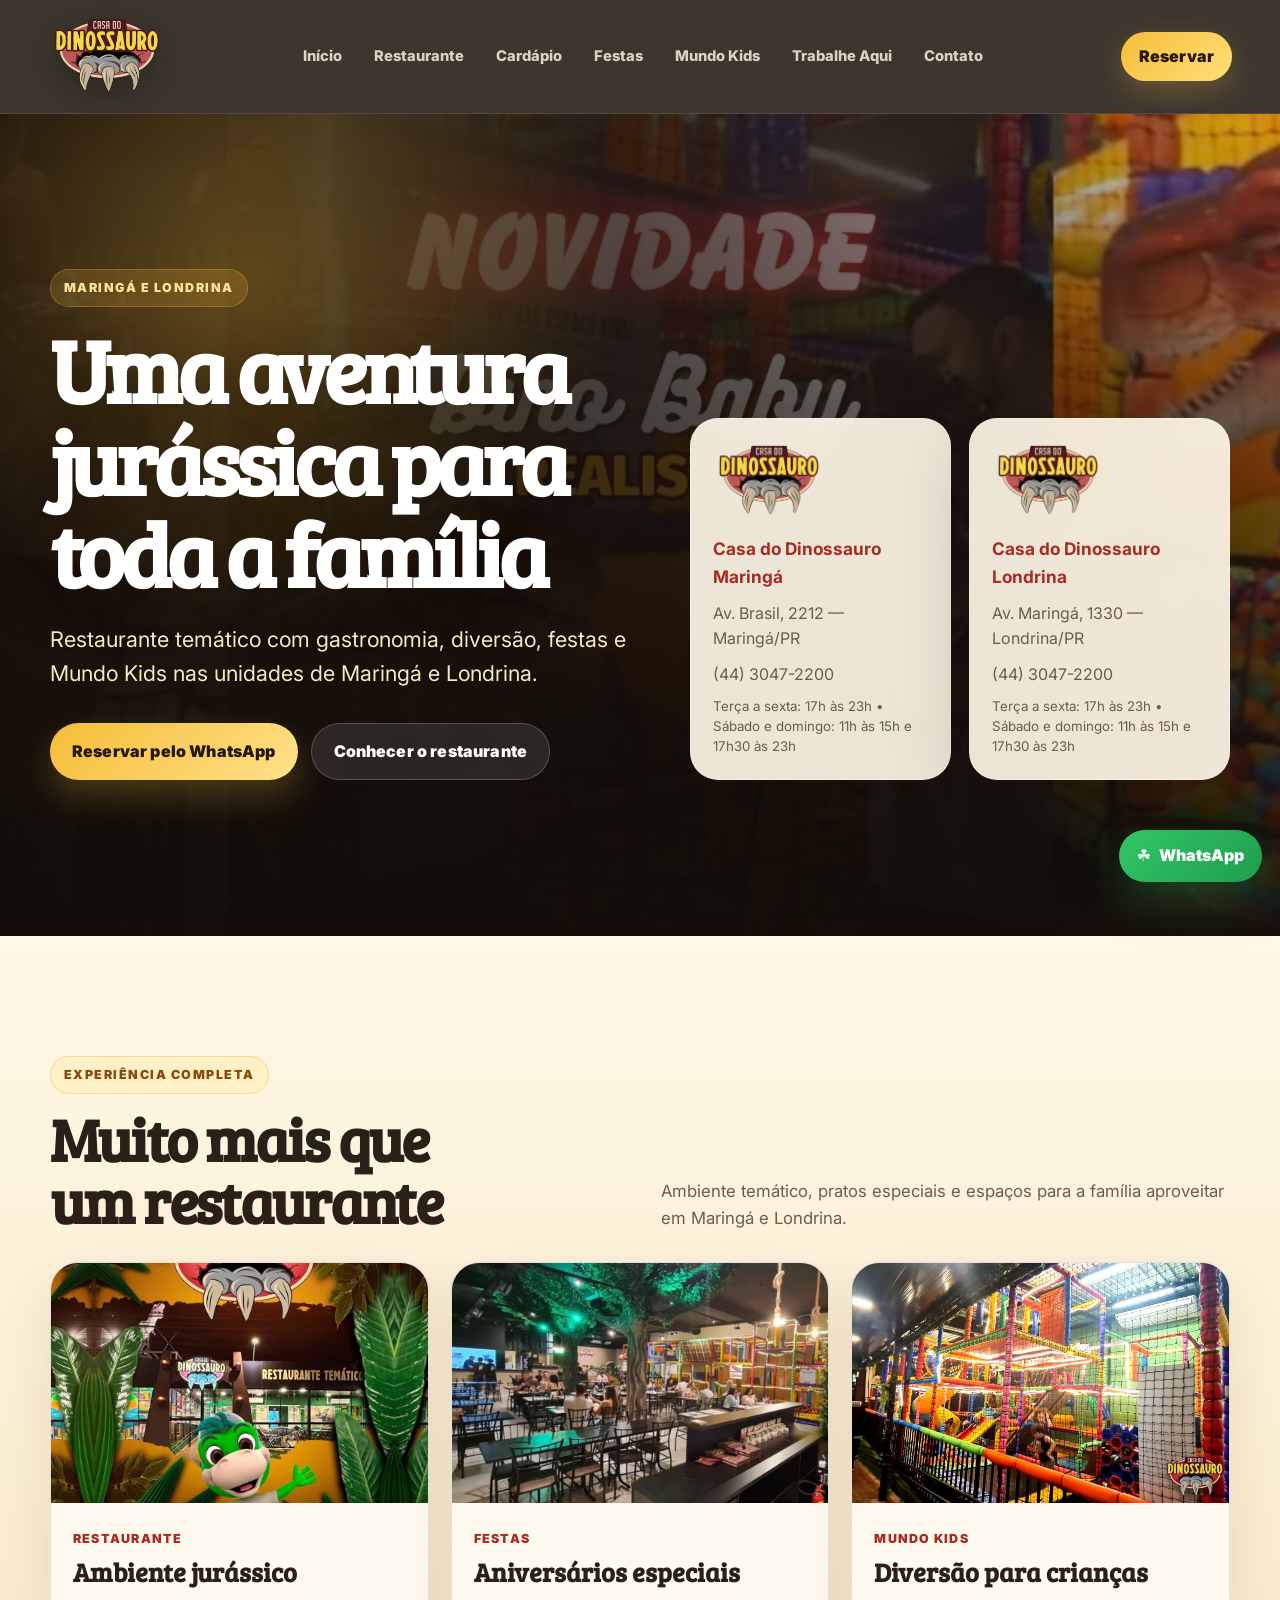
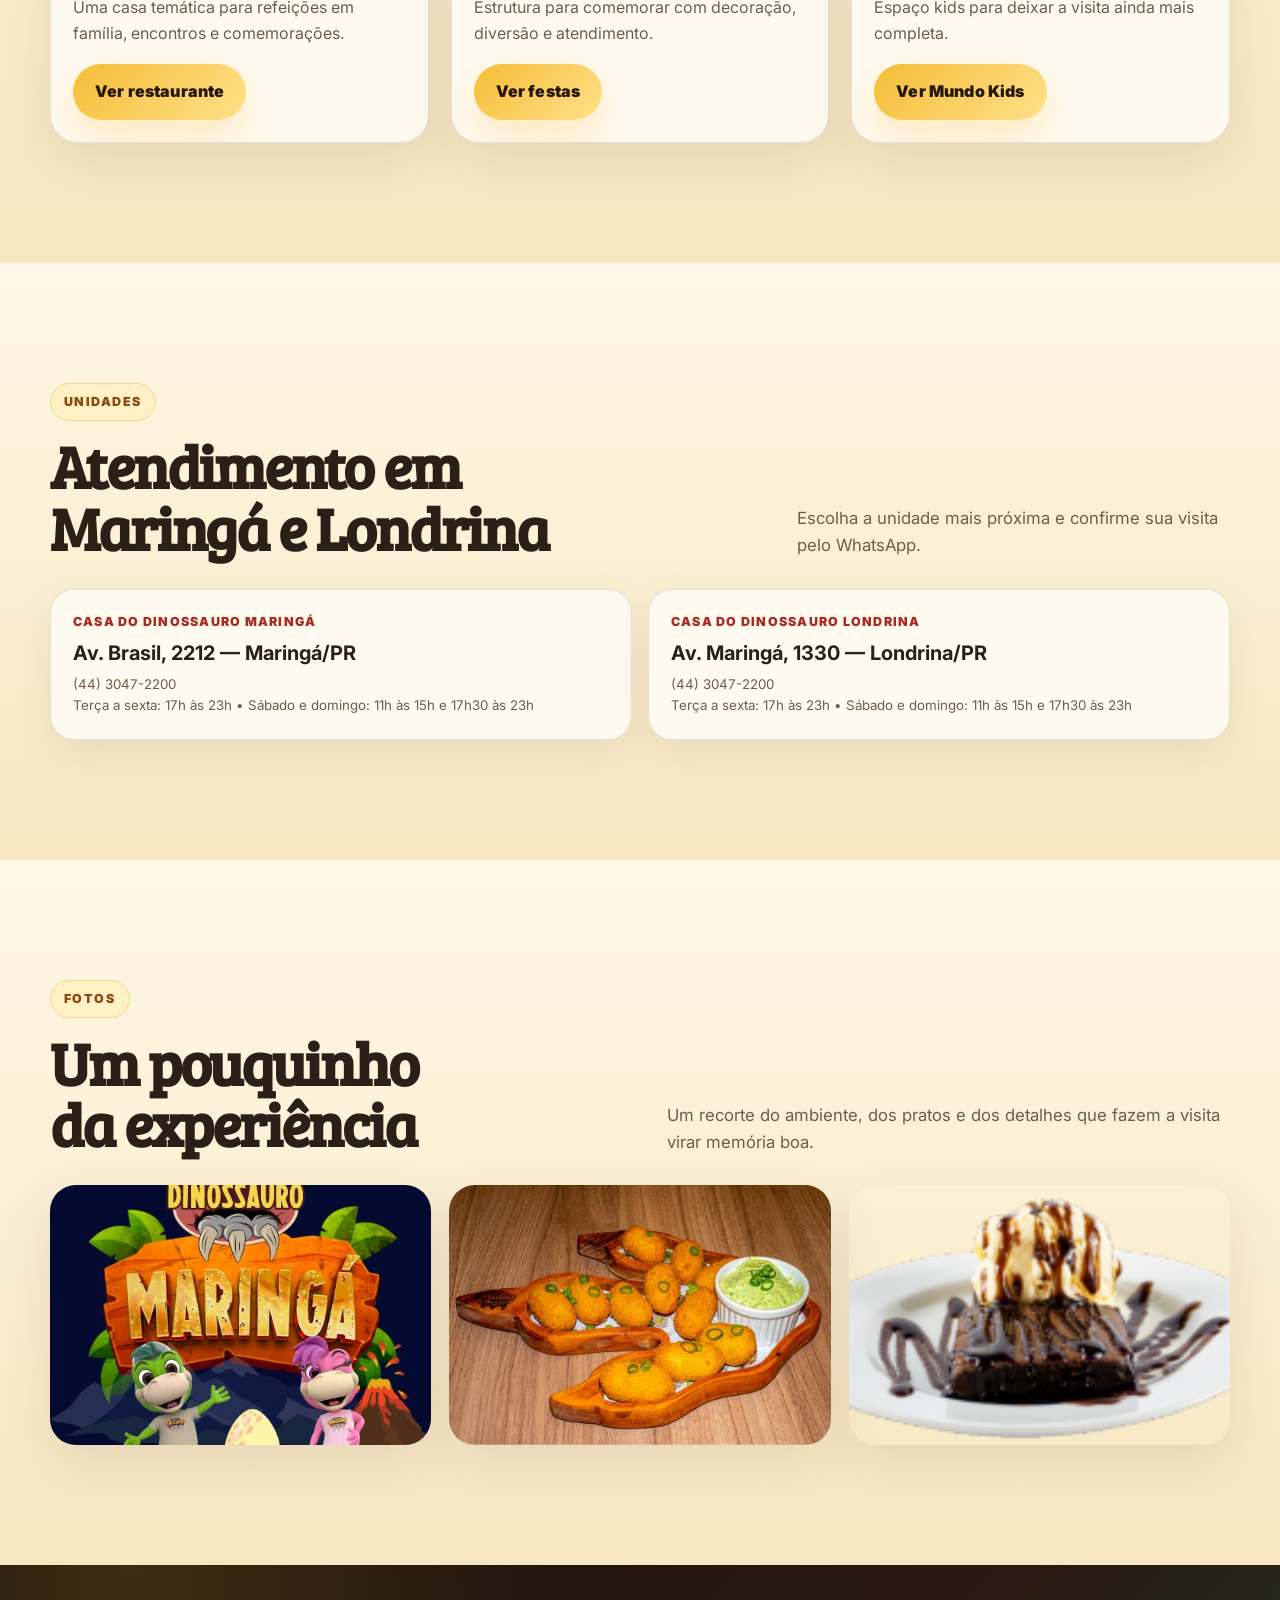
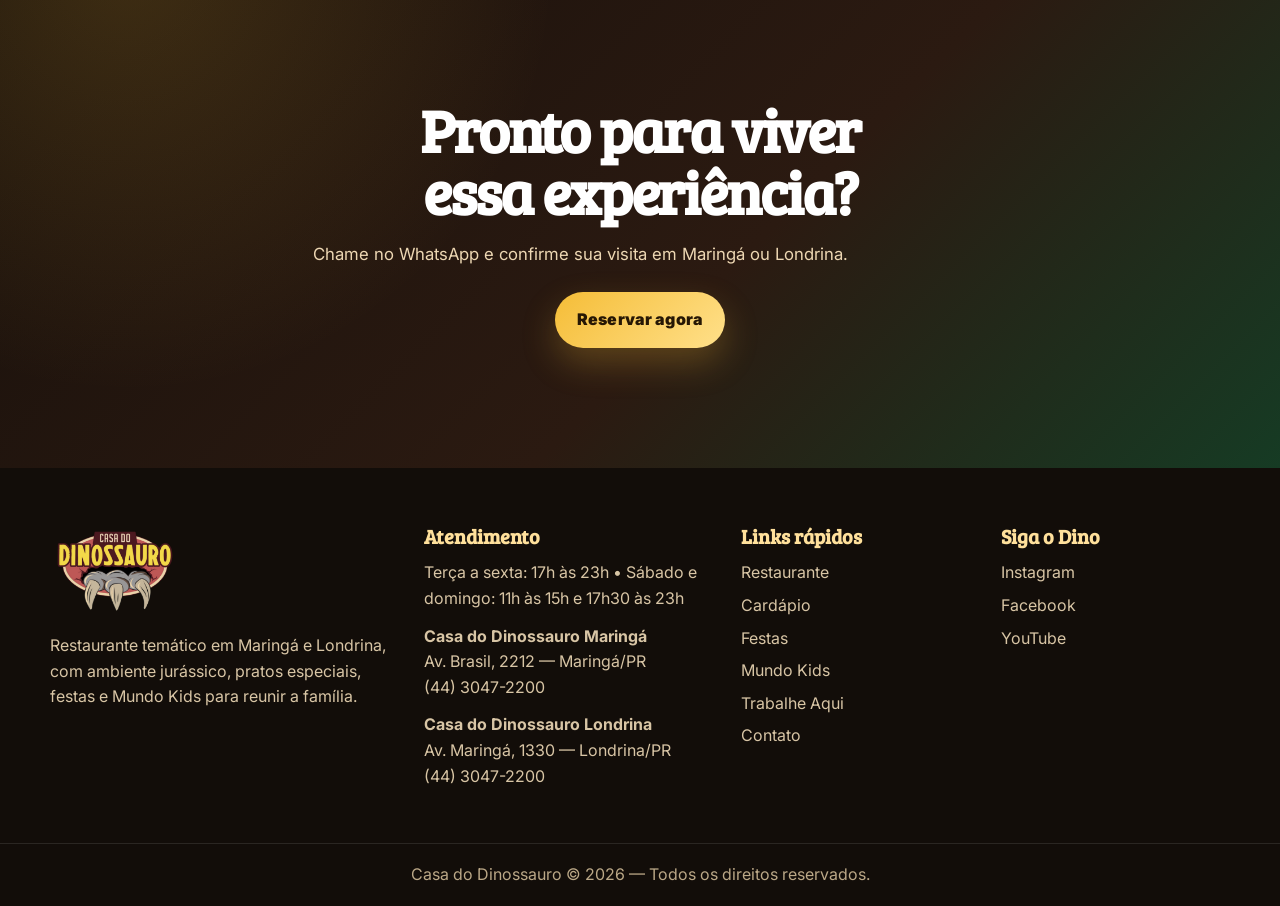
<file: index.html>
<!DOCTYPE html>
<html lang="pt-BR">
<head>
  <meta charset="UTF-8">
  <meta name="viewport" content="width=device-width, initial-scale=1.0">
  <meta name="description" content="Casa do Dinossauro em Maringá e Londrina.">
  <title>Início | Casa do Dinossauro</title>
  <link rel="preconnect" href="https://fonts.googleapis.com">
  <link rel="preconnect" href="https://fonts.gstatic.com" crossorigin>
  <link href="https://fonts.googleapis.com/css2?family=Bree+Serif&family=Inter:wght@400;500;600;700;800;900&display=swap" rel="stylesheet">
  <link rel="stylesheet" href="/assets/css/style.css">
  <script src="https://identity.netlify.com/v1/netlify-identity-widget.js"></script>
<script>
  if (window.netlifyIdentity) {
    window.netlifyIdentity.on('init', function(user) {
      var hash = window.location.hash || '';
      var isIdentityHash = /invite_token|confirmation_token|recovery_token|email_change_token|access_token/.test(hash);
      if (!user && isIdentityHash) window.netlifyIdentity.open();
      window.netlifyIdentity.on('login', function() {
        if (isIdentityHash) window.location.href = '/admin/';
      });
    });
  }
</script>
</head>
<body data-page="home" data-file="index.html">
  <header class="site-header" data-header>
    <a class="brand" href="/maringa.html" aria-label="Casa do Dinossauro - Início">
      <img data-site-logo src="/assets/img/casa-do-dinossauro-6215cc7ecec5.webp" alt="Casa do Dinossauro" loading="eager">
    </a>
    <button class="menu-toggle" type="button" aria-label="Abrir menu" aria-expanded="false" data-menu-toggle><span></span><span></span><span></span></button>
    <nav class="nav" data-nav><a href="/maringa.html" class="active">Início</a>
<a href="/restaurante-maringa.html">Restaurante</a>
<a href="/cardapio-maringa.html">Cardápio</a>
<a href="/festa-maringa.html">Festas</a>
<a href="/mundo-kids-maringa.html">Mundo Kids</a>
<a href="/trabalhe-maringa.html">Trabalhe Aqui</a>
<a href="/fale-maringa.html">Contato</a></nav>
    <a class="header-cta" data-whatsapp-link href="https://wa.me/554430472200" target="_blank" rel="noreferrer">Reservar</a>
  </header>
  <main data-main><div class="dynamic-loading">Carregando conteúdo...</div></main>
  <footer class="footer">
    <div class="container footer-grid">
      <div><img class="footer-logo" data-site-logo src="/assets/img/casa-do-dinossauro-6215cc7ecec5.webp" alt="Casa do Dinossauro"><p data-footer-description>Restaurante temático em Maringá e Londrina.</p></div>
      <div><h3>Atendimento</h3><p data-footer-hours>Terça a sexta: 17h às 23h • Sábado e domingo: 11h às 15h e 17h30 às 23h</p><div data-footer-units></div></div>
      <div><h3>Links rápidos</h3><div data-footer-links><a href="/restaurante-maringa.html">Restaurante</a><a href="/cardapio-maringa.html">Cardápio</a><a href="/festa-maringa.html">Faça sua festa</a><a href="/mundo-kids-maringa.html">Mundo Kids</a><a href="/fale-maringa.html">Fale Conosco</a></div></div>
      <div><h3>Siga o Dino</h3><a data-social="instagram" href="https://www.instagram.com/casadodinossauro/" target="_blank" rel="noreferrer">Instagram</a><a data-social="facebook" href="https://www.facebook.com/CasadoDinossauro" target="_blank" rel="noreferrer">Facebook</a><a data-social="youtube" href="https://www.youtube.com/@casadodinossauro1567" target="_blank" rel="noreferrer">YouTube</a></div>
    </div>
    <div class="footer-bottom">Casa do Dinossauro © 2026 — Todos os direitos reservados.</div>
  </footer>
  <a class="float-whatsapp" data-whatsapp-link href="https://wa.me/554430472200" target="_blank" rel="noreferrer" aria-label="Chamar no WhatsApp">☘️ <span>WhatsApp</span></a>
  <script src="/assets/js/content-loader.js"></script>
  <script src="/assets/js/app.js"></script>
</body>
</html>
</file>
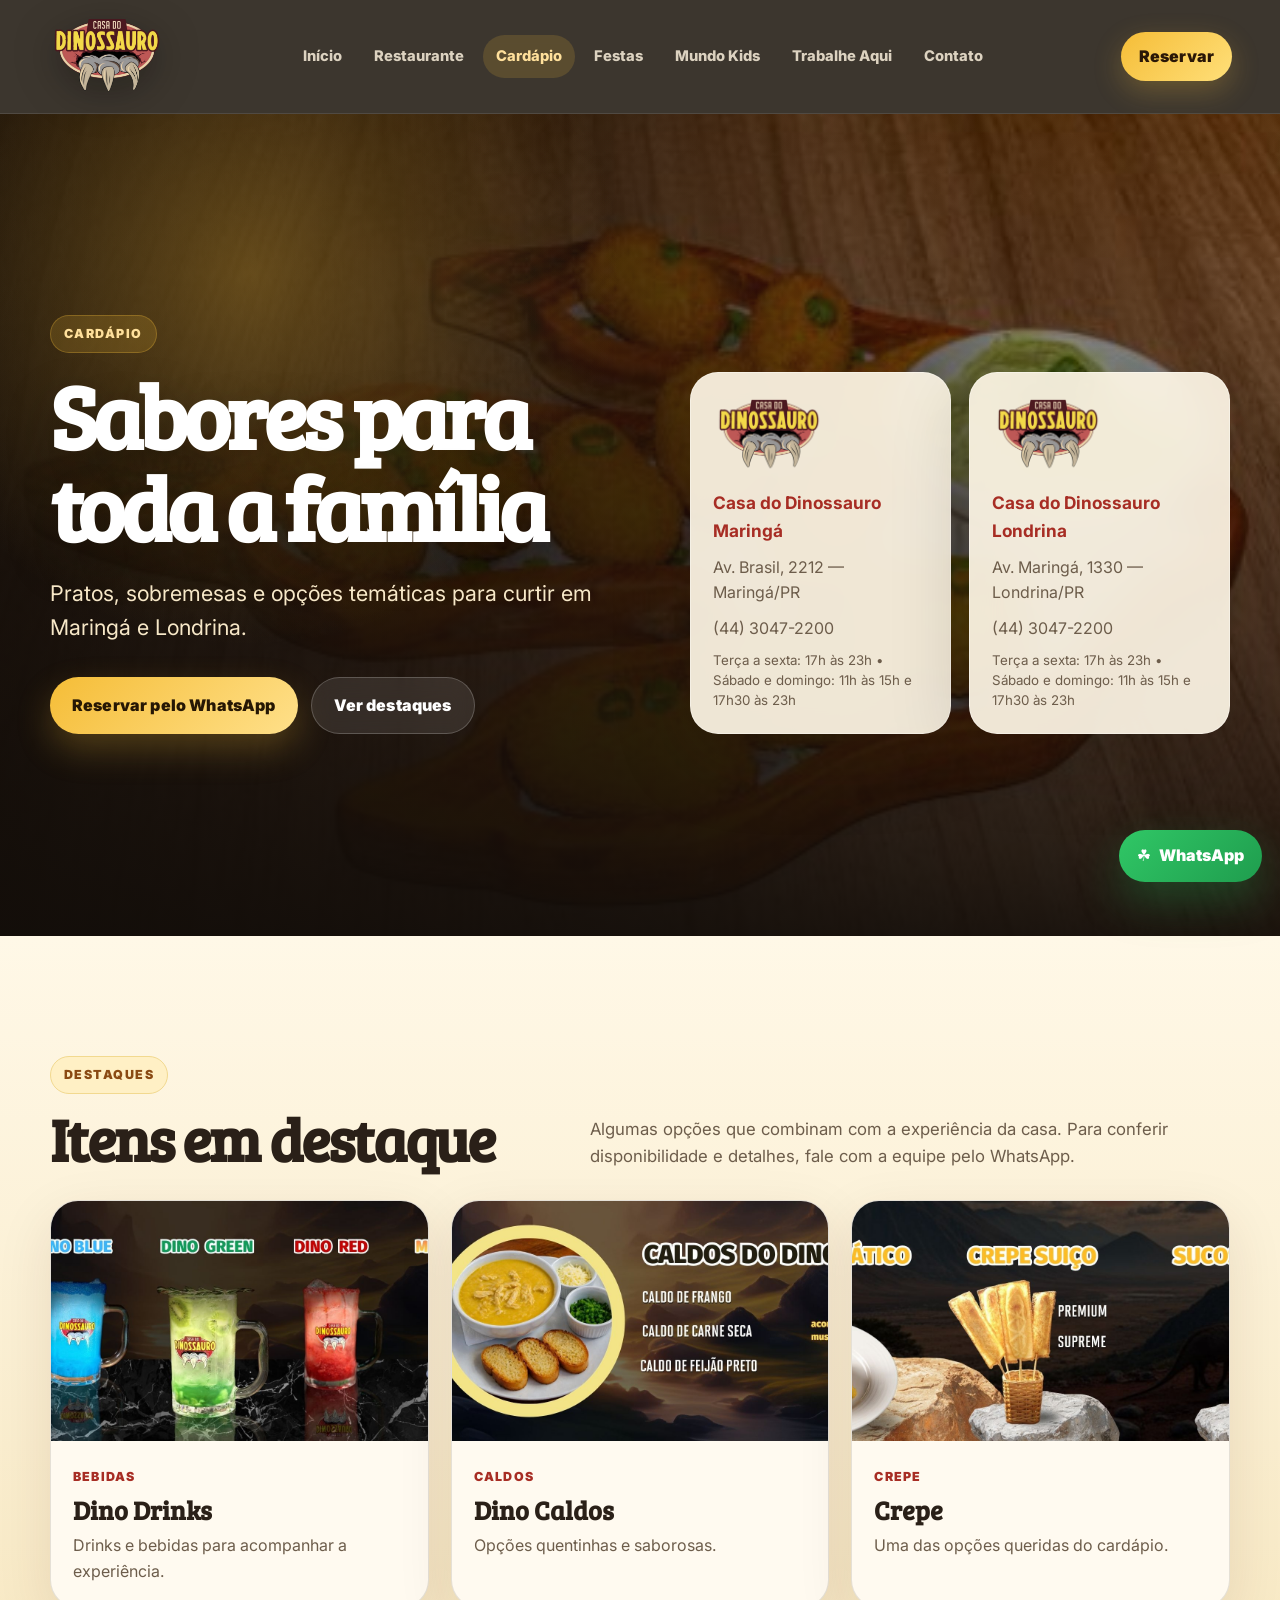
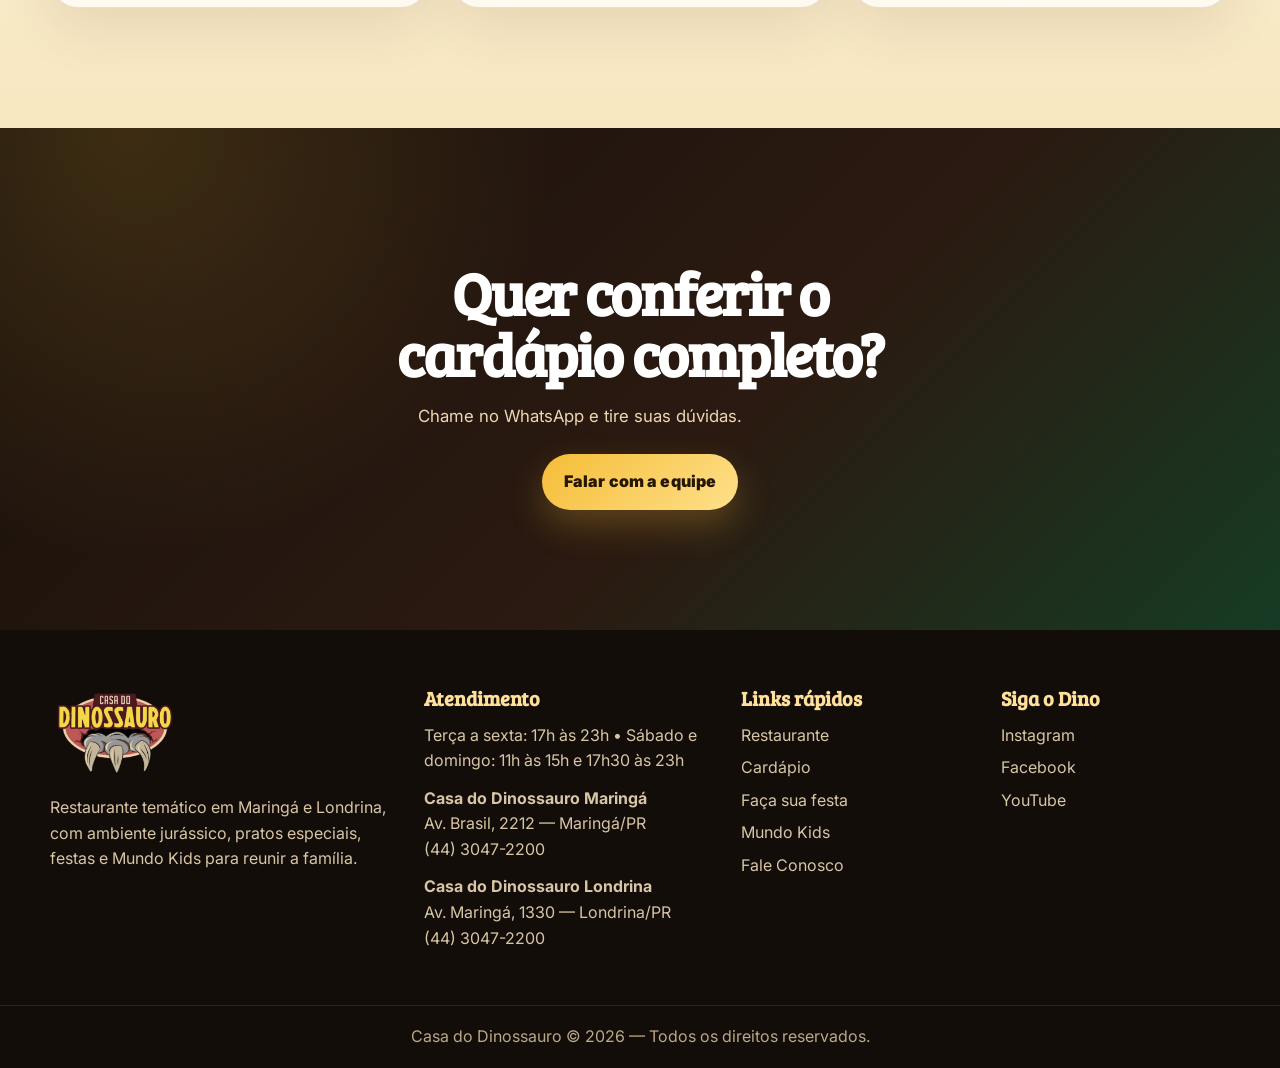
<file: cardapio-maringa.html>
<!DOCTYPE html>
<html lang="pt-BR">
<head>
  <meta charset="UTF-8">
  <meta name="viewport" content="width=device-width, initial-scale=1.0">
  <meta name="description" content="Casa do Dinossauro em Maringá e Londrina.">
  <title>Cardápio | Casa do Dinossauro</title>
  <link rel="preconnect" href="https://fonts.googleapis.com">
  <link rel="preconnect" href="https://fonts.gstatic.com" crossorigin>
  <link href="https://fonts.googleapis.com/css2?family=Bree+Serif&family=Inter:wght@400;500;600;700;800;900&display=swap" rel="stylesheet">
  <link rel="stylesheet" href="/assets/css/style.css">
  <script src="https://identity.netlify.com/v1/netlify-identity-widget.js"></script>
<script>
  if (window.netlifyIdentity) {
    window.netlifyIdentity.on('init', function(user) {
      var hash = window.location.hash || '';
      var isIdentityHash = /invite_token|confirmation_token|recovery_token|email_change_token|access_token/.test(hash);
      if (!user && isIdentityHash) window.netlifyIdentity.open();
      window.netlifyIdentity.on('login', function() {
        if (isIdentityHash) window.location.href = '/admin/';
      });
    });
  }
</script>
</head>
<body data-page="cardapio" data-file="cardapio-maringa.html">
  <header class="site-header" data-header>
    <a class="brand" href="maringa.html" aria-label="Casa do Dinossauro - Início">
      <img data-site-logo src="/assets/img/casa-do-dinossauro-6215cc7ecec5.webp" alt="Casa do Dinossauro" loading="eager">
    </a>
    <button class="menu-toggle" type="button" aria-label="Abrir menu" aria-expanded="false" data-menu-toggle><span></span><span></span><span></span></button>
    <nav class="nav" data-nav><a href="maringa.html">Início</a>
<a href="restaurante-maringa.html">Restaurante</a>
<a href="cardapio-maringa.html" class="active">Cardápio</a>
<a href="festa-maringa.html">Festas</a>
<a href="mundo-kids-maringa.html">Mundo Kids</a>
<a href="trabalhe-maringa.html">Trabalhe Aqui</a>
<a href="fale-maringa.html">Contato</a></nav>
    <a class="header-cta" data-whatsapp-link href="https://wa.me/554430472200" target="_blank" rel="noreferrer">Reservar</a>
  </header>
  <main data-main><div class="dynamic-loading">Carregando conteúdo...</div></main>
  <footer class="footer">
    <div class="container footer-grid">
      <div><img class="footer-logo" data-site-logo src="/assets/img/casa-do-dinossauro-6215cc7ecec5.webp" alt="Casa do Dinossauro"><p data-footer-description>Restaurante temático em Maringá e Londrina.</p></div>
      <div><h3>Atendimento</h3><p data-footer-hours>Terça a sexta: 17h às 23h • Sábado e domingo: 11h às 15h e 17h30 às 23h</p><div data-footer-units></div></div>
      <div><h3>Links rápidos</h3><a href="restaurante-maringa.html">Restaurante</a><a href="cardapio-maringa.html">Cardápio</a><a href="festa-maringa.html">Faça sua festa</a><a href="mundo-kids-maringa.html">Mundo Kids</a><a href="fale-maringa.html">Fale Conosco</a></div>
      <div><h3>Siga o Dino</h3><a data-social="instagram" href="https://www.instagram.com/casadodinossauro/" target="_blank" rel="noreferrer">Instagram</a><a data-social="facebook" href="https://www.facebook.com/CasadoDinossauro" target="_blank" rel="noreferrer">Facebook</a><a data-social="youtube" href="https://www.youtube.com/@casadodinossauro1567" target="_blank" rel="noreferrer">YouTube</a></div>
    </div>
    <div class="footer-bottom">Casa do Dinossauro © 2026 — Todos os direitos reservados.</div>
  </footer>
  <a class="float-whatsapp" data-whatsapp-link href="https://wa.me/554430472200" target="_blank" rel="noreferrer" aria-label="Chamar no WhatsApp">☘️ <span>WhatsApp</span></a>
  <script src="/assets/js/content-loader.js"></script>
  <script src="/assets/js/app.js"></script>
</body>
</html>
</file>
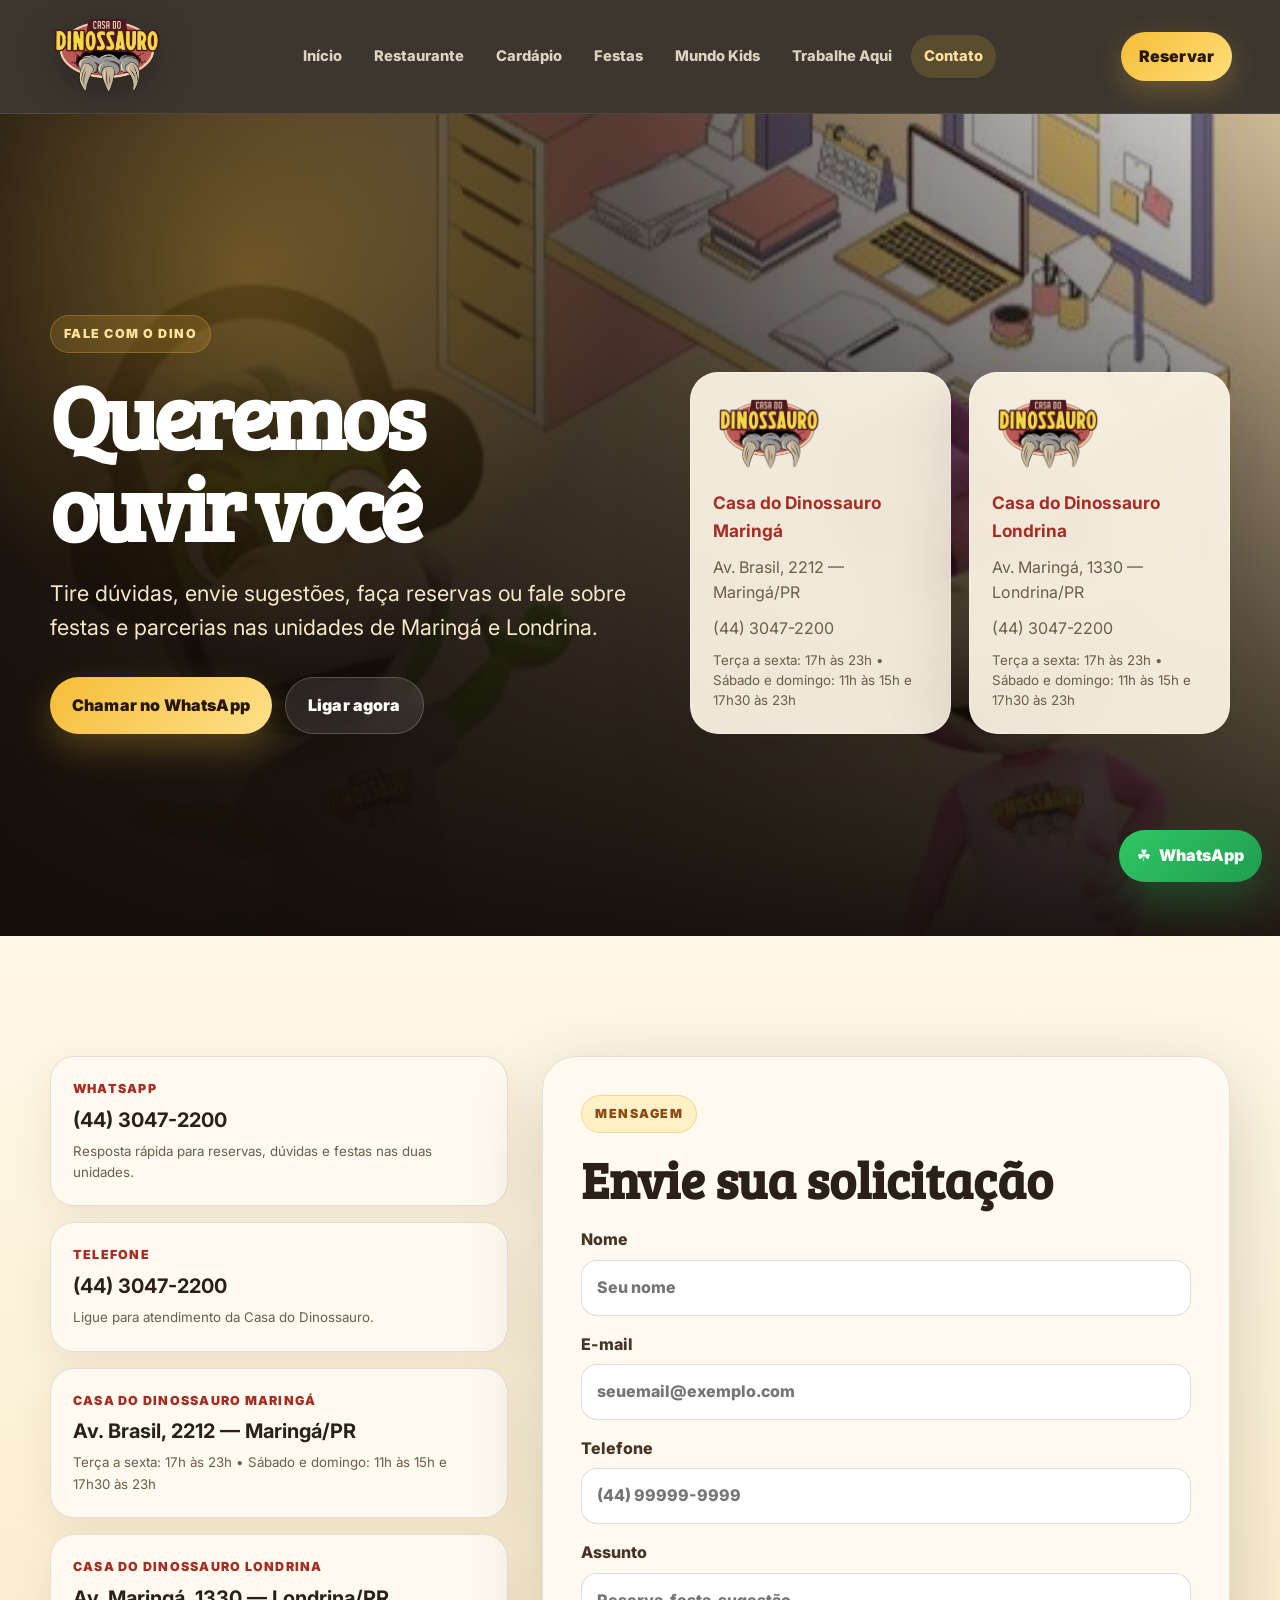
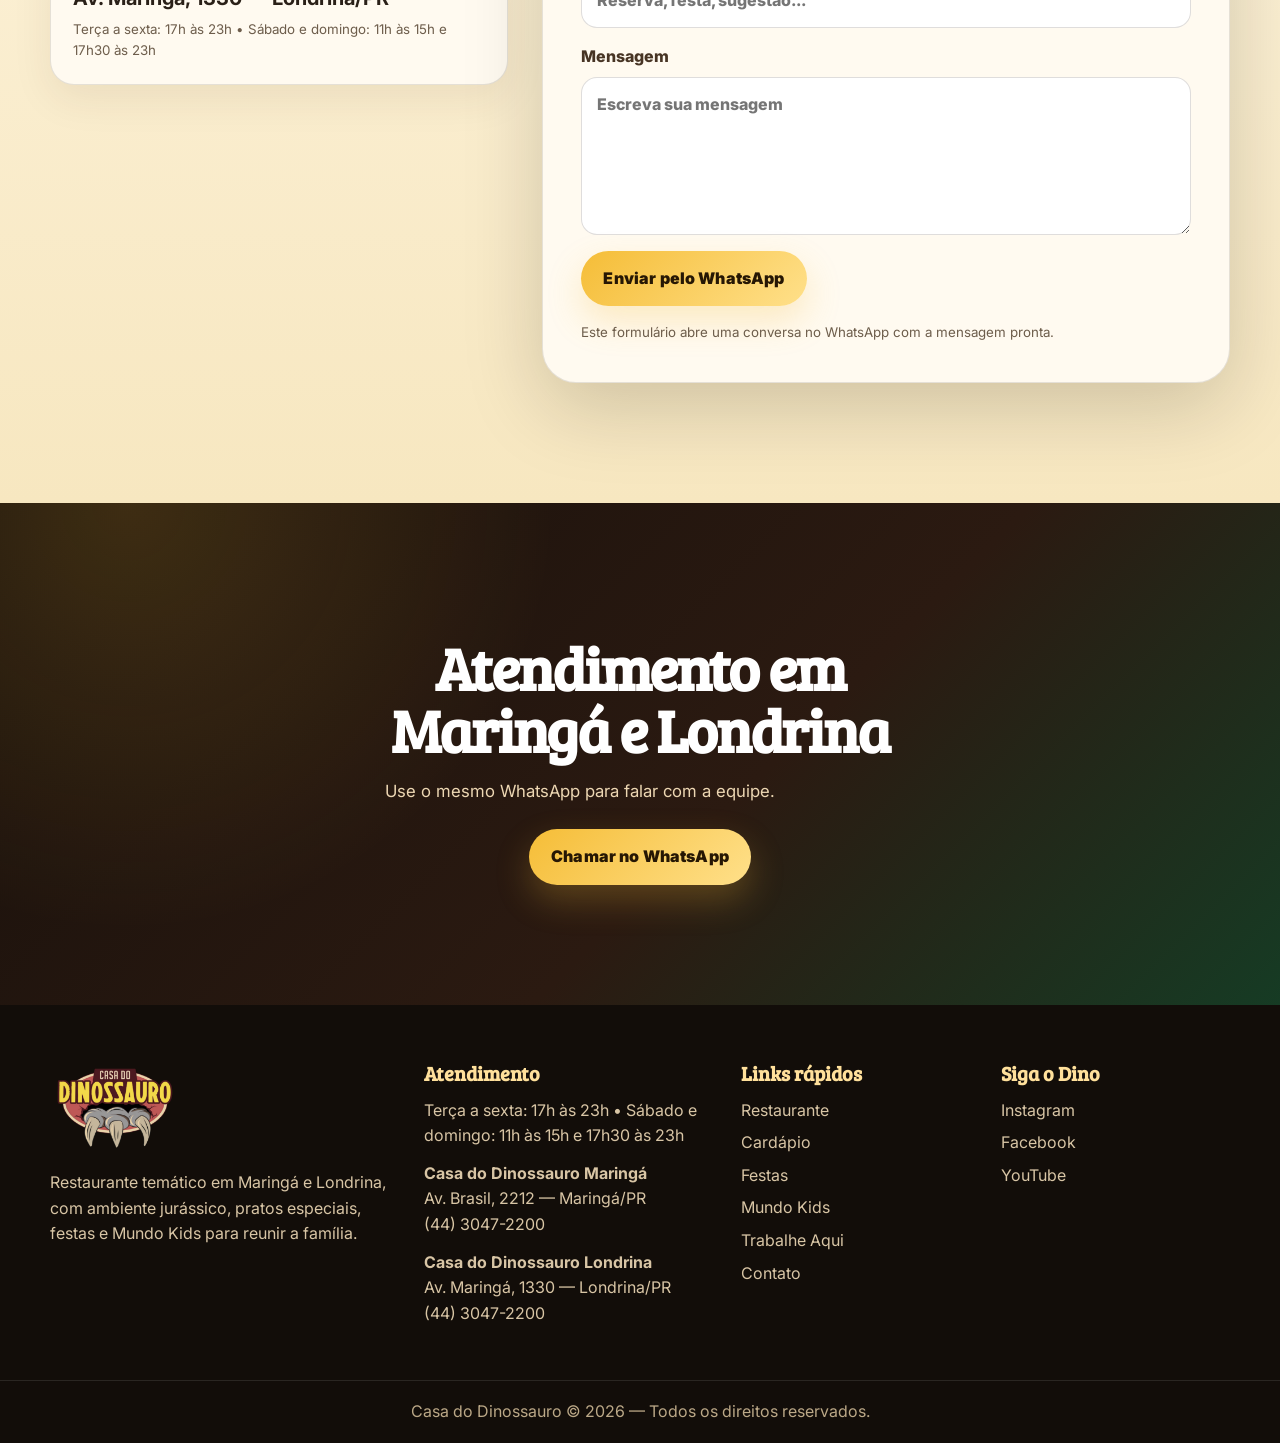
<file: fale-maringa.html>
<!DOCTYPE html>
<html lang="pt-BR">
<head>
  <meta charset="UTF-8">
  <meta name="viewport" content="width=device-width, initial-scale=1.0">
  <meta name="description" content="Casa do Dinossauro em Maringá e Londrina.">
  <title>Contato | Casa do Dinossauro</title>
  <link rel="preconnect" href="https://fonts.googleapis.com">
  <link rel="preconnect" href="https://fonts.gstatic.com" crossorigin>
  <link href="https://fonts.googleapis.com/css2?family=Bree+Serif&family=Inter:wght@400;500;600;700;800;900&display=swap" rel="stylesheet">
  <link rel="stylesheet" href="/assets/css/style.css">
  <script src="https://identity.netlify.com/v1/netlify-identity-widget.js"></script>
<script>
  if (window.netlifyIdentity) {
    window.netlifyIdentity.on('init', function(user) {
      var hash = window.location.hash || '';
      var isIdentityHash = /invite_token|confirmation_token|recovery_token|email_change_token|access_token/.test(hash);
      if (!user && isIdentityHash) window.netlifyIdentity.open();
      window.netlifyIdentity.on('login', function() {
        if (isIdentityHash) window.location.href = '/admin/';
      });
    });
  }
</script>
</head>
<body data-page="contato" data-file="fale-maringa.html">
  <header class="site-header" data-header>
    <a class="brand" href="/maringa.html" aria-label="Casa do Dinossauro - Início">
      <img data-site-logo src="/assets/img/casa-do-dinossauro-6215cc7ecec5.webp" alt="Casa do Dinossauro" loading="eager">
    </a>
    <button class="menu-toggle" type="button" aria-label="Abrir menu" aria-expanded="false" data-menu-toggle><span></span><span></span><span></span></button>
    <nav class="nav" data-nav><a href="/maringa.html">Início</a>
<a href="/restaurante-maringa.html">Restaurante</a>
<a href="/cardapio-maringa.html">Cardápio</a>
<a href="/festa-maringa.html">Festas</a>
<a href="/mundo-kids-maringa.html">Mundo Kids</a>
<a href="/trabalhe-maringa.html">Trabalhe Aqui</a>
<a href="/fale-maringa.html" class="active">Contato</a></nav>
    <a class="header-cta" data-whatsapp-link href="https://wa.me/554430472200" target="_blank" rel="noreferrer">Reservar</a>
  </header>
  <main data-main><div class="dynamic-loading">Carregando conteúdo...</div></main>
  <footer class="footer">
    <div class="container footer-grid">
      <div><img class="footer-logo" data-site-logo src="/assets/img/casa-do-dinossauro-6215cc7ecec5.webp" alt="Casa do Dinossauro"><p data-footer-description>Restaurante temático em Maringá e Londrina.</p></div>
      <div><h3>Atendimento</h3><p data-footer-hours>Terça a sexta: 17h às 23h • Sábado e domingo: 11h às 15h e 17h30 às 23h</p><div data-footer-units></div></div>
      <div><h3>Links rápidos</h3><div data-footer-links><a href="/restaurante-maringa.html">Restaurante</a><a href="/cardapio-maringa.html">Cardápio</a><a href="/festa-maringa.html">Faça sua festa</a><a href="/mundo-kids-maringa.html">Mundo Kids</a><a href="/fale-maringa.html">Fale Conosco</a></div></div>
      <div><h3>Siga o Dino</h3><a data-social="instagram" href="https://www.instagram.com/casadodinossauro/" target="_blank" rel="noreferrer">Instagram</a><a data-social="facebook" href="https://www.facebook.com/CasadoDinossauro" target="_blank" rel="noreferrer">Facebook</a><a data-social="youtube" href="https://www.youtube.com/@casadodinossauro1567" target="_blank" rel="noreferrer">YouTube</a></div>
    </div>
    <div class="footer-bottom">Casa do Dinossauro © 2026 — Todos os direitos reservados.</div>
  </footer>
  <a class="float-whatsapp" data-whatsapp-link href="https://wa.me/554430472200" target="_blank" rel="noreferrer" aria-label="Chamar no WhatsApp">☘️ <span>WhatsApp</span></a>
  <script src="/assets/js/content-loader.js"></script>
  <script src="/assets/js/app.js"></script>
</body>
</html>
</file>
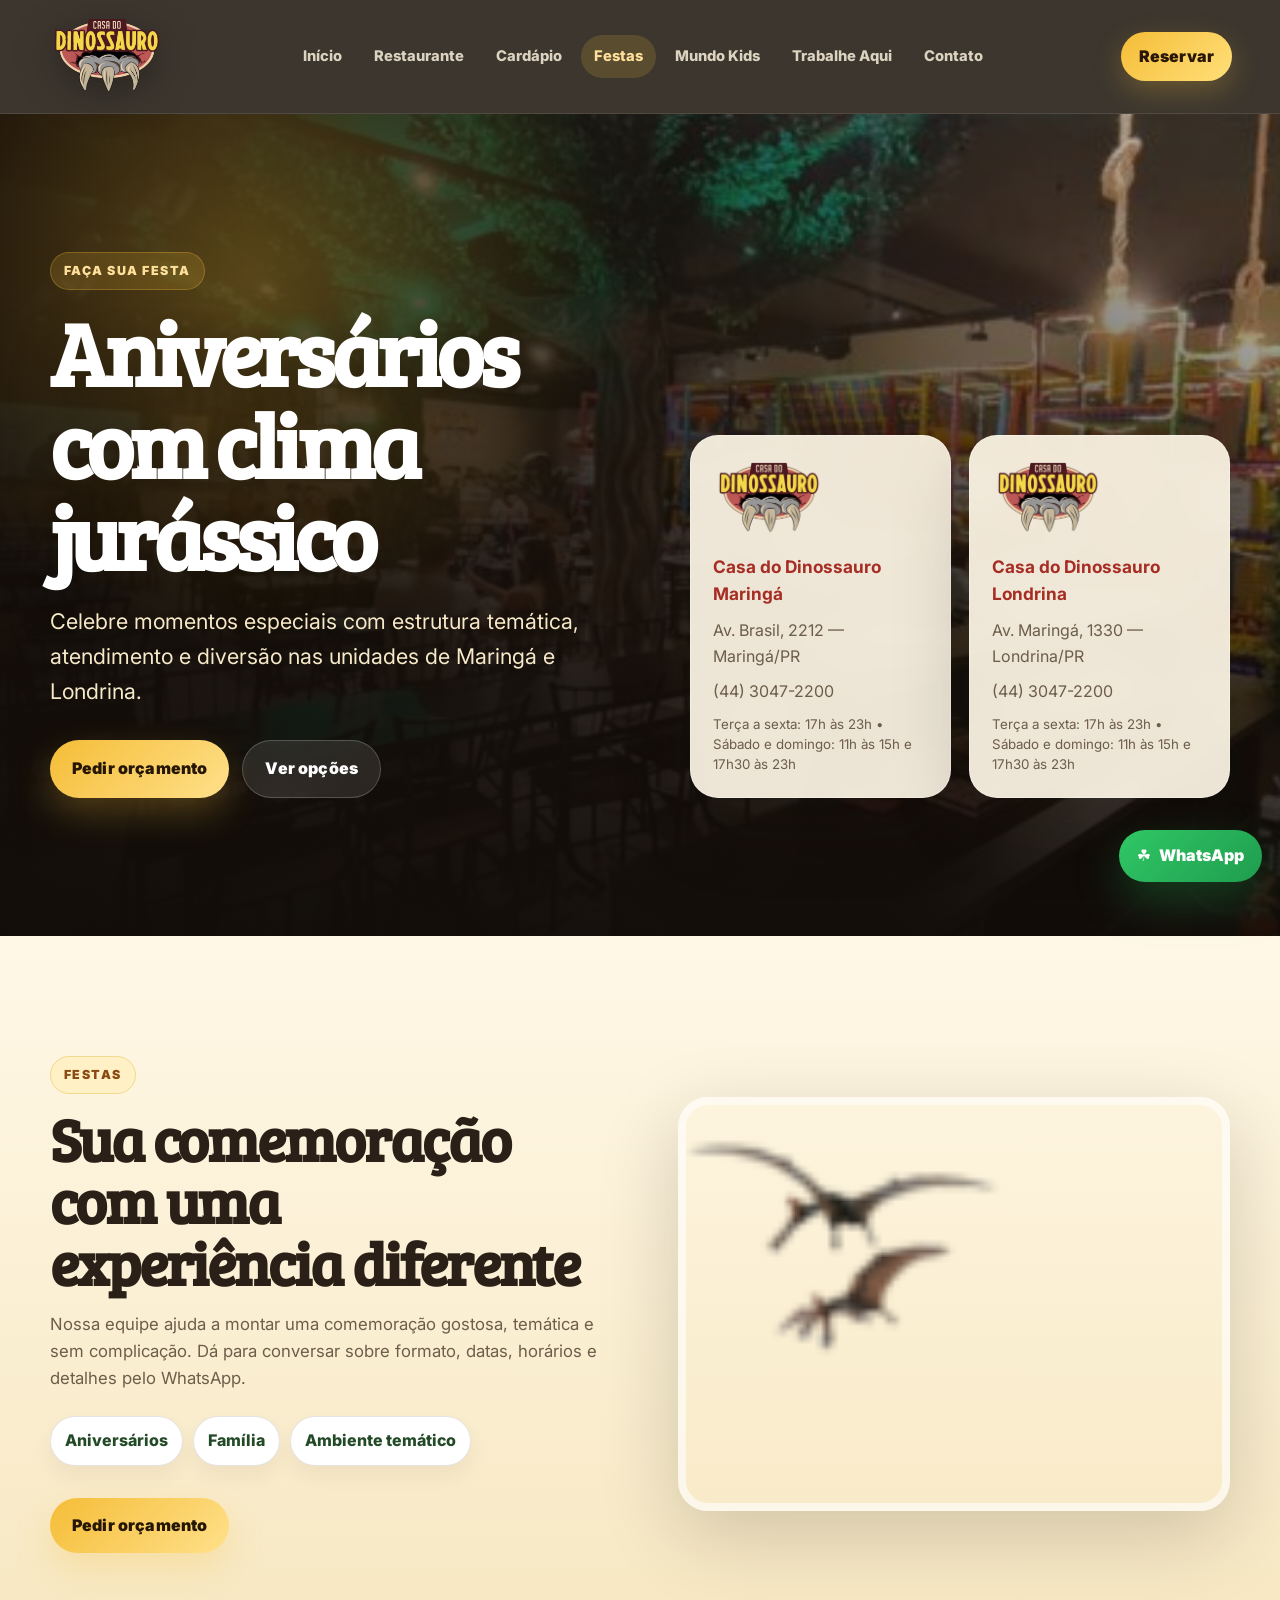
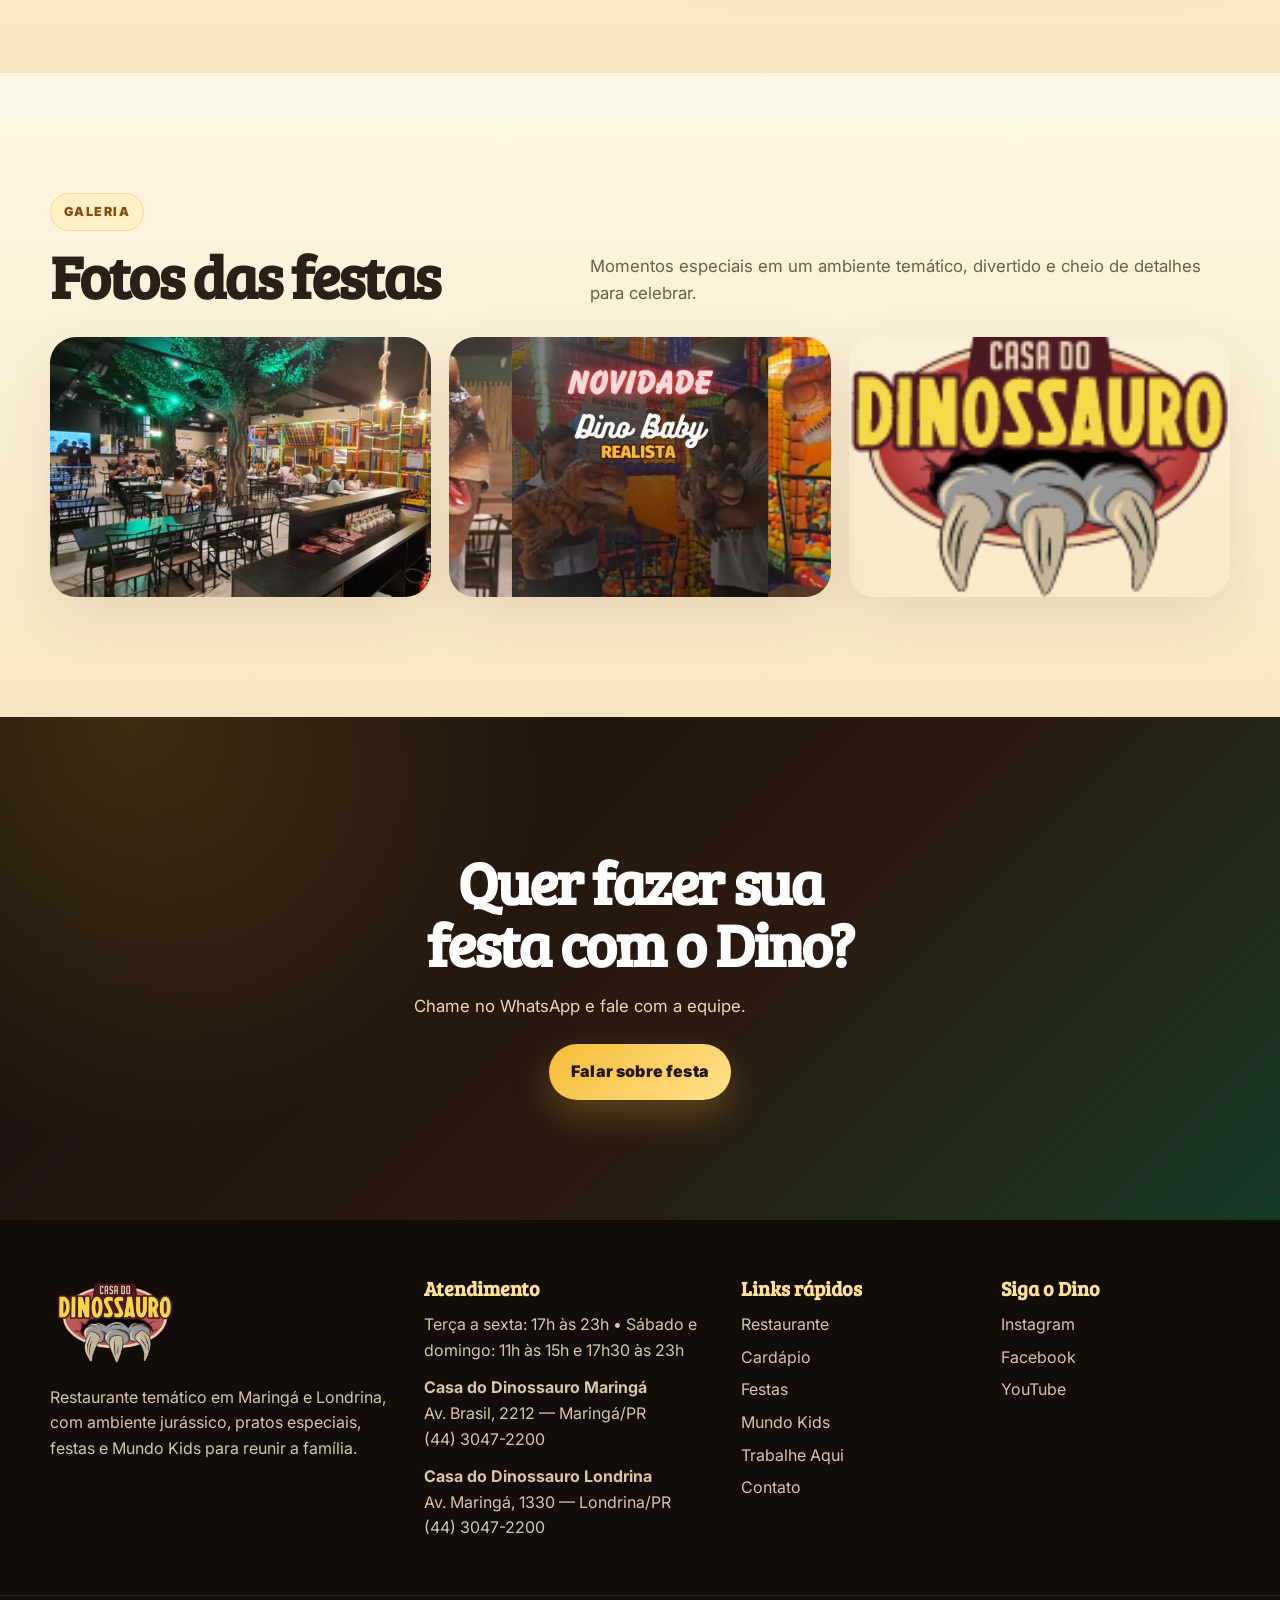
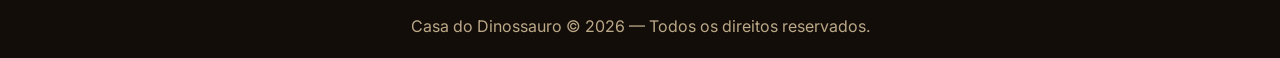
<file: festa-maringa.html>
<!DOCTYPE html>
<html lang="pt-BR">
<head>
  <meta charset="UTF-8">
  <meta name="viewport" content="width=device-width, initial-scale=1.0">
  <meta name="description" content="Casa do Dinossauro em Maringá e Londrina.">
  <title>Festas | Casa do Dinossauro</title>
  <link rel="preconnect" href="https://fonts.googleapis.com">
  <link rel="preconnect" href="https://fonts.gstatic.com" crossorigin>
  <link href="https://fonts.googleapis.com/css2?family=Bree+Serif&family=Inter:wght@400;500;600;700;800;900&display=swap" rel="stylesheet">
  <link rel="stylesheet" href="/assets/css/style.css">
  <script src="https://identity.netlify.com/v1/netlify-identity-widget.js"></script>
<script>
  if (window.netlifyIdentity) {
    window.netlifyIdentity.on('init', function(user) {
      var hash = window.location.hash || '';
      var isIdentityHash = /invite_token|confirmation_token|recovery_token|email_change_token|access_token/.test(hash);
      if (!user && isIdentityHash) window.netlifyIdentity.open();
      window.netlifyIdentity.on('login', function() {
        if (isIdentityHash) window.location.href = '/admin/';
      });
    });
  }
</script>
</head>
<body data-page="festas" data-file="festa-maringa.html">
  <header class="site-header" data-header>
    <a class="brand" href="/maringa.html" aria-label="Casa do Dinossauro - Início">
      <img data-site-logo src="/assets/img/casa-do-dinossauro-6215cc7ecec5.webp" alt="Casa do Dinossauro" loading="eager">
    </a>
    <button class="menu-toggle" type="button" aria-label="Abrir menu" aria-expanded="false" data-menu-toggle><span></span><span></span><span></span></button>
    <nav class="nav" data-nav><a href="/maringa.html">Início</a>
<a href="/restaurante-maringa.html">Restaurante</a>
<a href="/cardapio-maringa.html">Cardápio</a>
<a href="/festa-maringa.html" class="active">Festas</a>
<a href="/mundo-kids-maringa.html">Mundo Kids</a>
<a href="/trabalhe-maringa.html">Trabalhe Aqui</a>
<a href="/fale-maringa.html">Contato</a></nav>
    <a class="header-cta" data-whatsapp-link href="https://wa.me/554430472200" target="_blank" rel="noreferrer">Reservar</a>
  </header>
  <main data-main><div class="dynamic-loading">Carregando conteúdo...</div></main>
  <footer class="footer">
    <div class="container footer-grid">
      <div><img class="footer-logo" data-site-logo src="/assets/img/casa-do-dinossauro-6215cc7ecec5.webp" alt="Casa do Dinossauro"><p data-footer-description>Restaurante temático em Maringá e Londrina.</p></div>
      <div><h3>Atendimento</h3><p data-footer-hours>Terça a sexta: 17h às 23h • Sábado e domingo: 11h às 15h e 17h30 às 23h</p><div data-footer-units></div></div>
      <div><h3>Links rápidos</h3><div data-footer-links><a href="/restaurante-maringa.html">Restaurante</a><a href="/cardapio-maringa.html">Cardápio</a><a href="/festa-maringa.html">Faça sua festa</a><a href="/mundo-kids-maringa.html">Mundo Kids</a><a href="/fale-maringa.html">Fale Conosco</a></div></div>
      <div><h3>Siga o Dino</h3><a data-social="instagram" href="https://www.instagram.com/casadodinossauro/" target="_blank" rel="noreferrer">Instagram</a><a data-social="facebook" href="https://www.facebook.com/CasadoDinossauro" target="_blank" rel="noreferrer">Facebook</a><a data-social="youtube" href="https://www.youtube.com/@casadodinossauro1567" target="_blank" rel="noreferrer">YouTube</a></div>
    </div>
    <div class="footer-bottom">Casa do Dinossauro © 2026 — Todos os direitos reservados.</div>
  </footer>
  <a class="float-whatsapp" data-whatsapp-link href="https://wa.me/554430472200" target="_blank" rel="noreferrer" aria-label="Chamar no WhatsApp">☘️ <span>WhatsApp</span></a>
  <script src="/assets/js/content-loader.js"></script>
  <script src="/assets/js/app.js"></script>
</body>
</html>
</file>
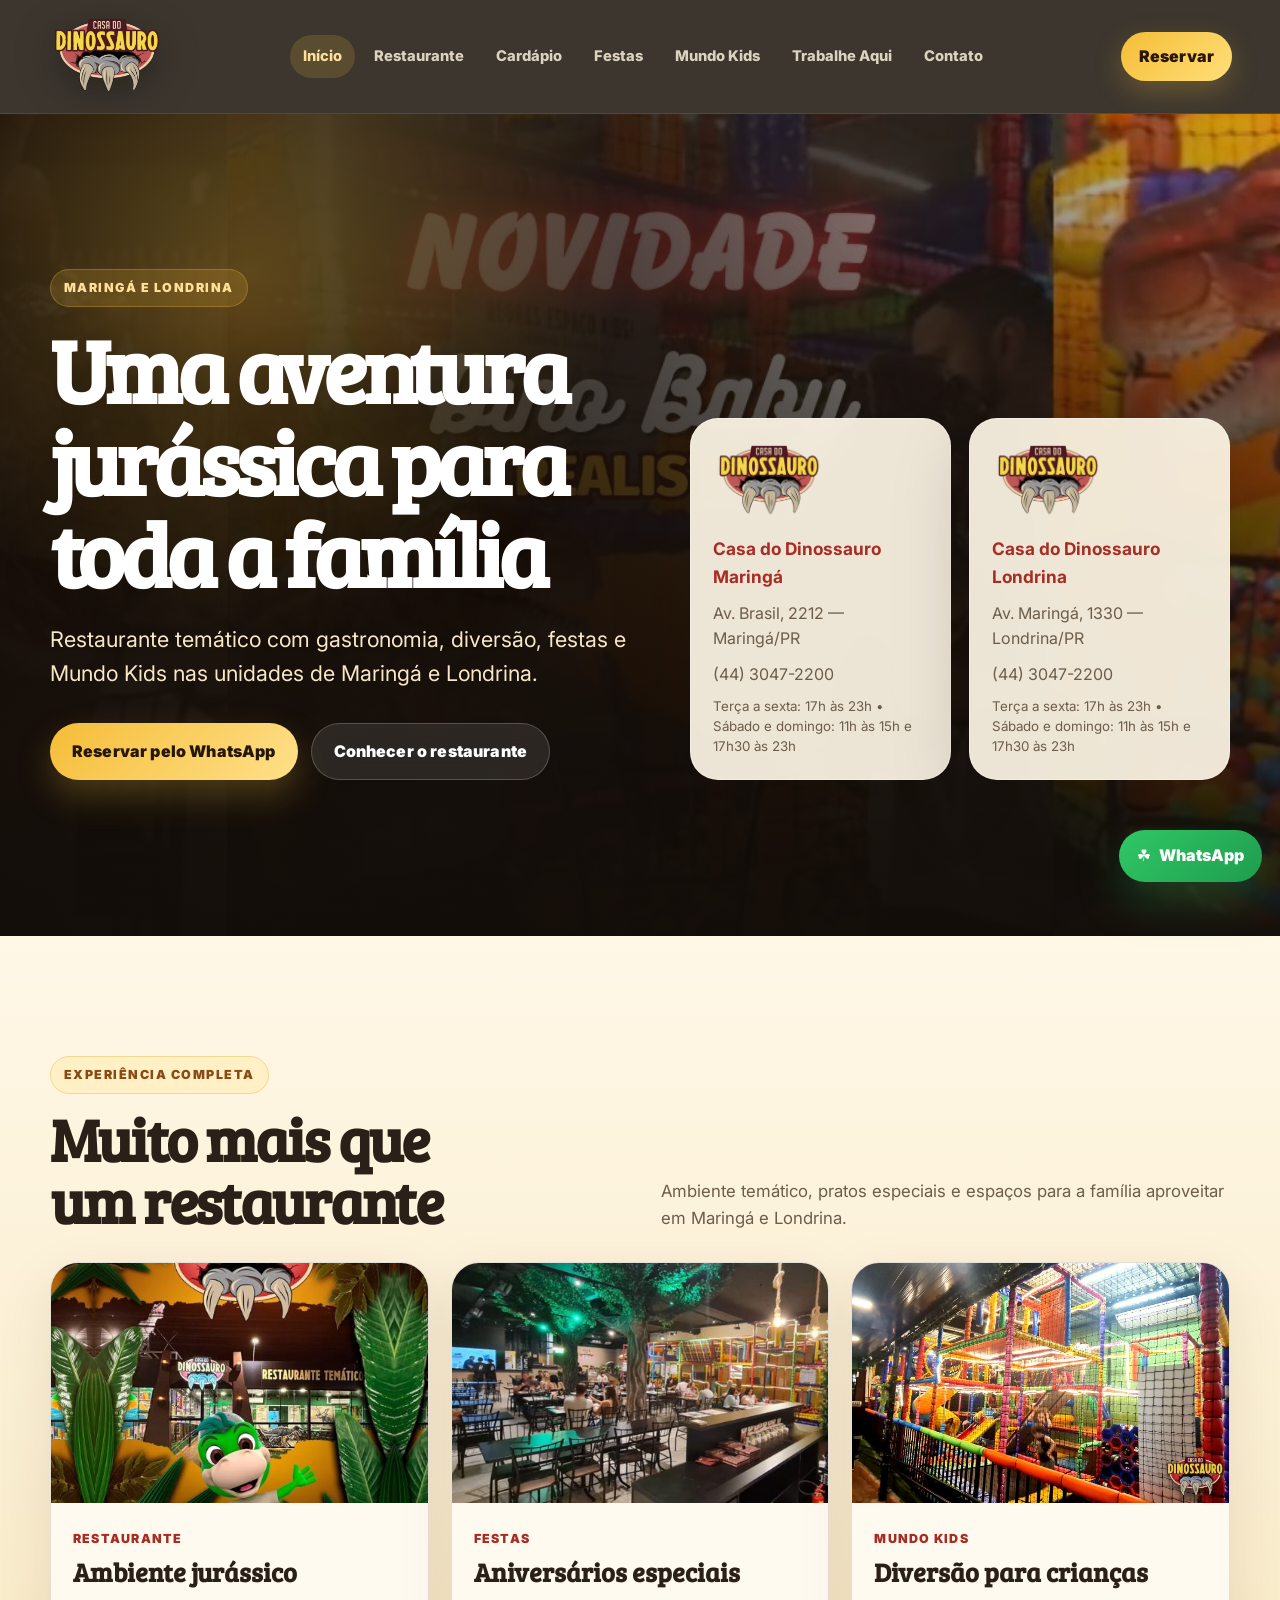
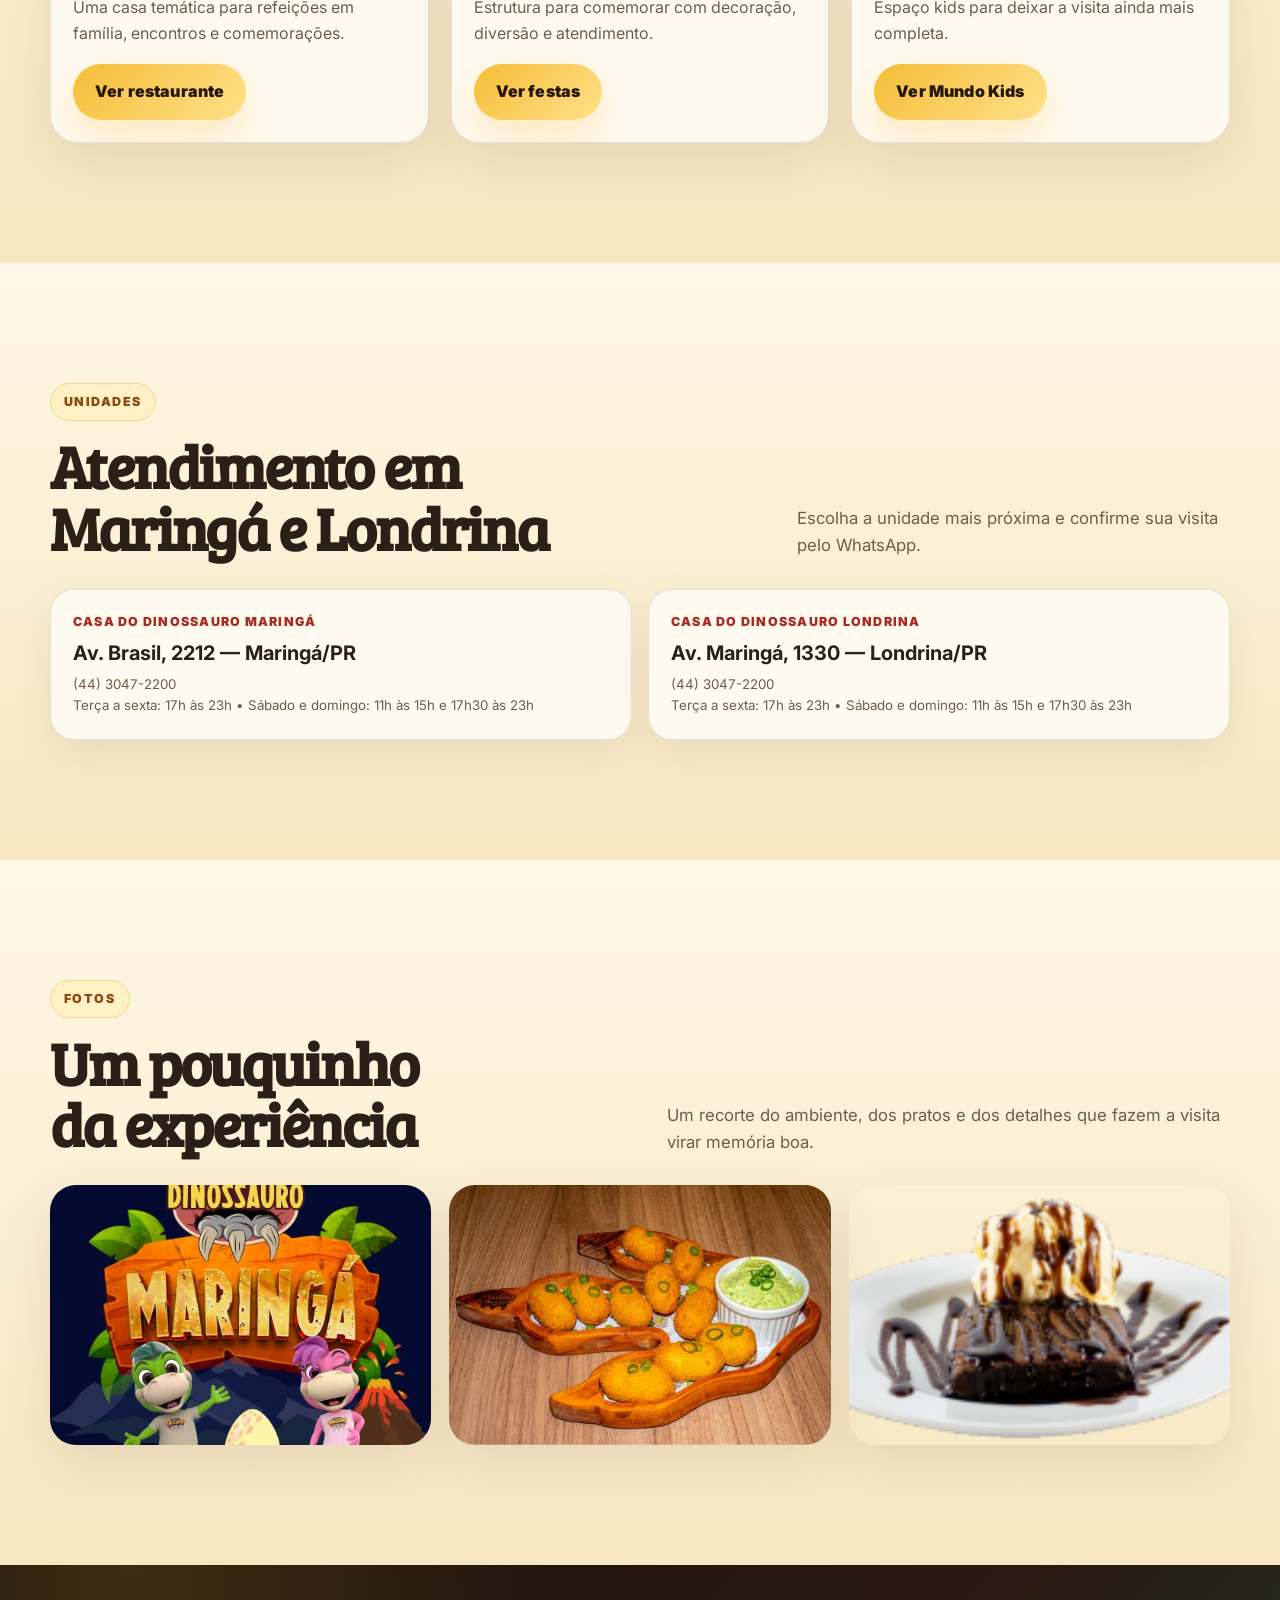
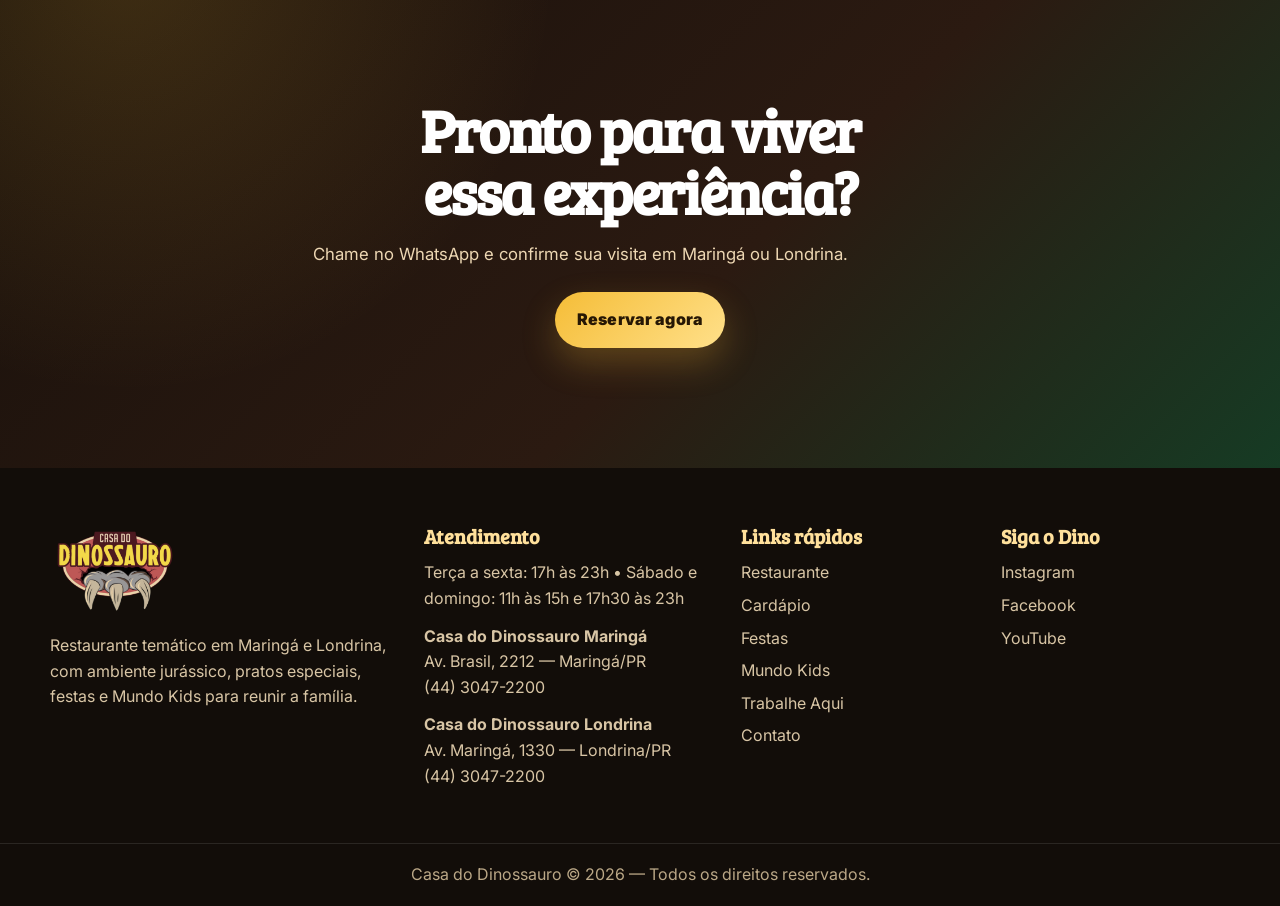
<file: maringa.html>
<!DOCTYPE html>
<html lang="pt-BR">
<head>
  <meta charset="UTF-8">
  <meta name="viewport" content="width=device-width, initial-scale=1.0">
  <meta name="description" content="Casa do Dinossauro em Maringá e Londrina.">
  <title>Início | Casa do Dinossauro</title>
  <link rel="preconnect" href="https://fonts.googleapis.com">
  <link rel="preconnect" href="https://fonts.gstatic.com" crossorigin>
  <link href="https://fonts.googleapis.com/css2?family=Bree+Serif&family=Inter:wght@400;500;600;700;800;900&display=swap" rel="stylesheet">
  <link rel="stylesheet" href="/assets/css/style.css">
  <script src="https://identity.netlify.com/v1/netlify-identity-widget.js"></script>
<script>
  if (window.netlifyIdentity) {
    window.netlifyIdentity.on('init', function(user) {
      var hash = window.location.hash || '';
      var isIdentityHash = /invite_token|confirmation_token|recovery_token|email_change_token|access_token/.test(hash);
      if (!user && isIdentityHash) window.netlifyIdentity.open();
      window.netlifyIdentity.on('login', function() {
        if (isIdentityHash) window.location.href = '/admin/';
      });
    });
  }
</script>
</head>
<body data-page="home" data-file="maringa.html">
  <header class="site-header" data-header>
    <a class="brand" href="/maringa.html" aria-label="Casa do Dinossauro - Início">
      <img data-site-logo src="/assets/img/casa-do-dinossauro-6215cc7ecec5.webp" alt="Casa do Dinossauro" loading="eager">
    </a>
    <button class="menu-toggle" type="button" aria-label="Abrir menu" aria-expanded="false" data-menu-toggle><span></span><span></span><span></span></button>
    <nav class="nav" data-nav><a href="/maringa.html" class="active">Início</a>
<a href="/restaurante-maringa.html">Restaurante</a>
<a href="/cardapio-maringa.html">Cardápio</a>
<a href="/festa-maringa.html">Festas</a>
<a href="/mundo-kids-maringa.html">Mundo Kids</a>
<a href="/trabalhe-maringa.html">Trabalhe Aqui</a>
<a href="/fale-maringa.html">Contato</a></nav>
    <a class="header-cta" data-whatsapp-link href="https://wa.me/554430472200" target="_blank" rel="noreferrer">Reservar</a>
  </header>
  <main data-main><div class="dynamic-loading">Carregando conteúdo...</div></main>
  <footer class="footer">
    <div class="container footer-grid">
      <div><img class="footer-logo" data-site-logo src="/assets/img/casa-do-dinossauro-6215cc7ecec5.webp" alt="Casa do Dinossauro"><p data-footer-description>Restaurante temático em Maringá e Londrina.</p></div>
      <div><h3>Atendimento</h3><p data-footer-hours>Terça a sexta: 17h às 23h • Sábado e domingo: 11h às 15h e 17h30 às 23h</p><div data-footer-units></div></div>
      <div><h3>Links rápidos</h3><div data-footer-links><a href="/restaurante-maringa.html">Restaurante</a><a href="/cardapio-maringa.html">Cardápio</a><a href="/festa-maringa.html">Faça sua festa</a><a href="/mundo-kids-maringa.html">Mundo Kids</a><a href="/fale-maringa.html">Fale Conosco</a></div></div>
      <div><h3>Siga o Dino</h3><a data-social="instagram" href="https://www.instagram.com/casadodinossauro/" target="_blank" rel="noreferrer">Instagram</a><a data-social="facebook" href="https://www.facebook.com/CasadoDinossauro" target="_blank" rel="noreferrer">Facebook</a><a data-social="youtube" href="https://www.youtube.com/@casadodinossauro1567" target="_blank" rel="noreferrer">YouTube</a></div>
    </div>
    <div class="footer-bottom">Casa do Dinossauro © 2026 — Todos os direitos reservados.</div>
  </footer>
  <a class="float-whatsapp" data-whatsapp-link href="https://wa.me/554430472200" target="_blank" rel="noreferrer" aria-label="Chamar no WhatsApp">☘️ <span>WhatsApp</span></a>
  <script src="/assets/js/content-loader.js"></script>
  <script src="/assets/js/app.js"></script>
</body>
</html>
</file>
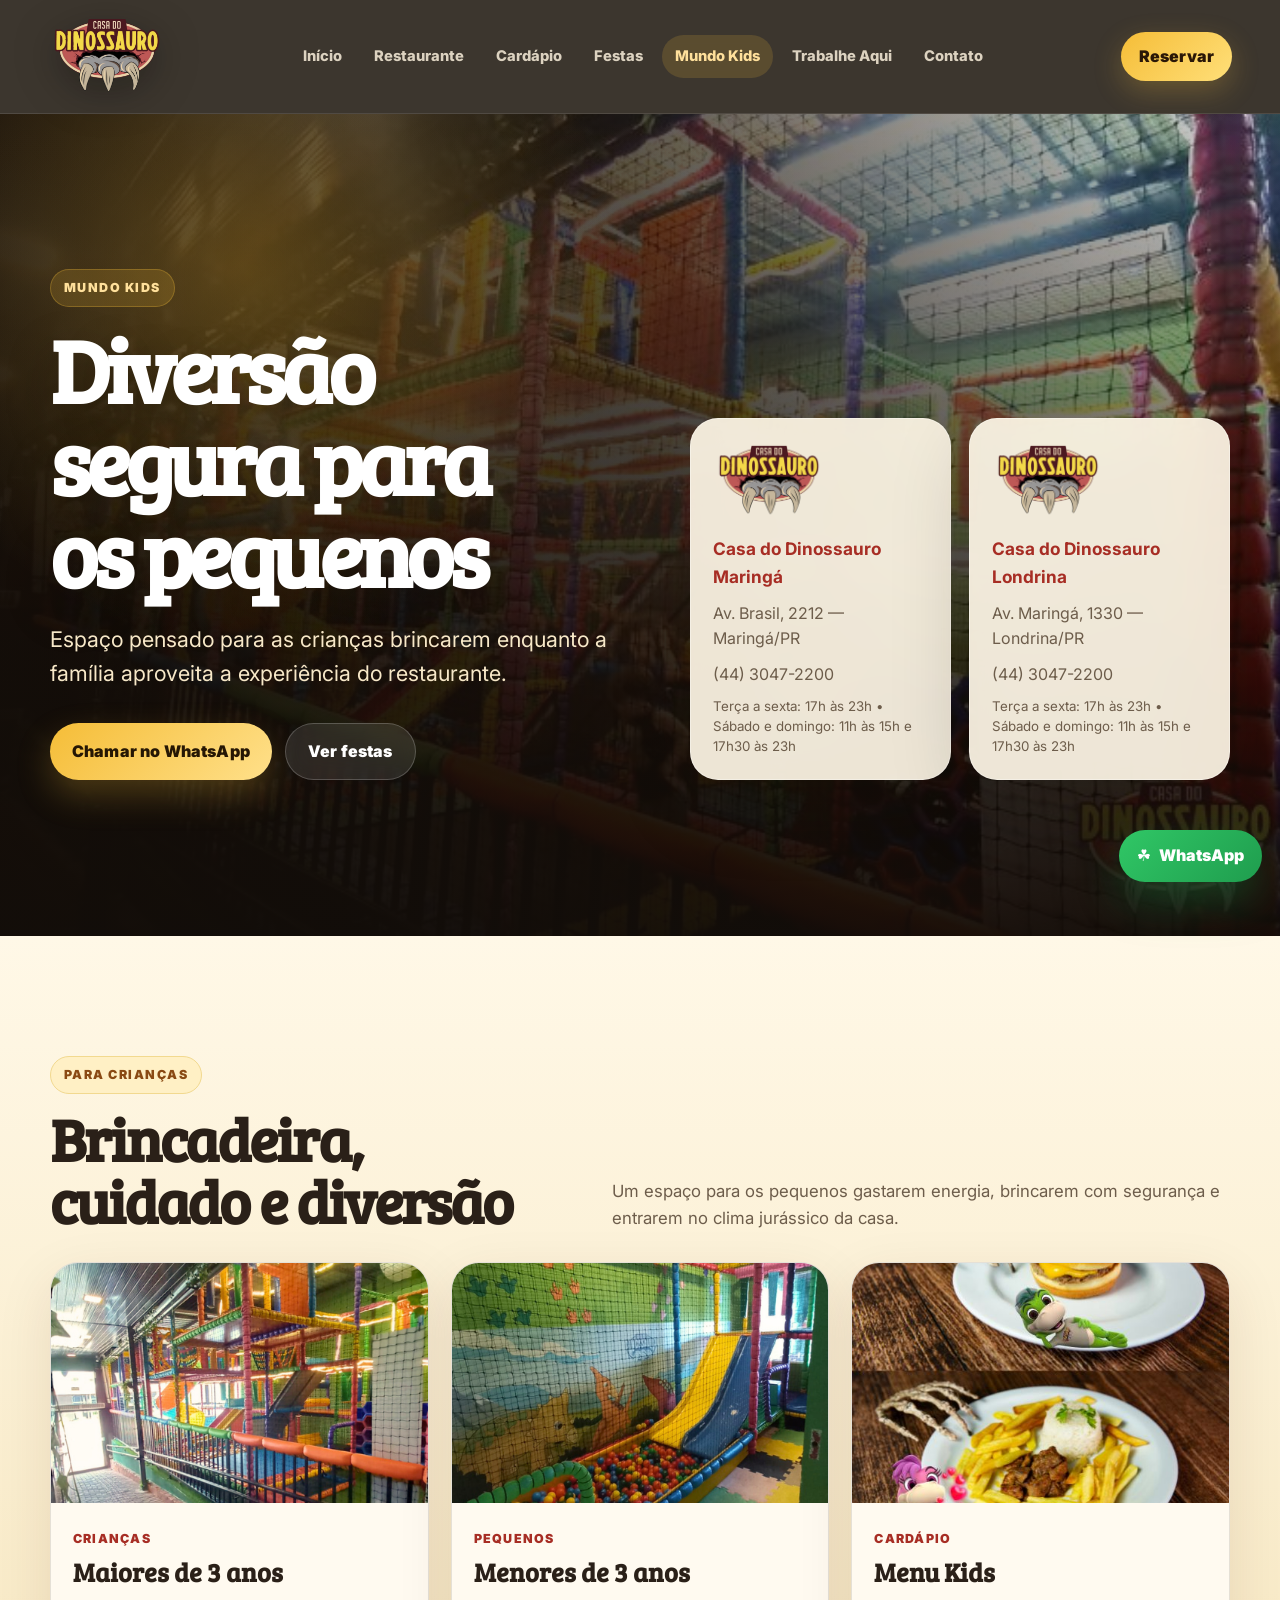
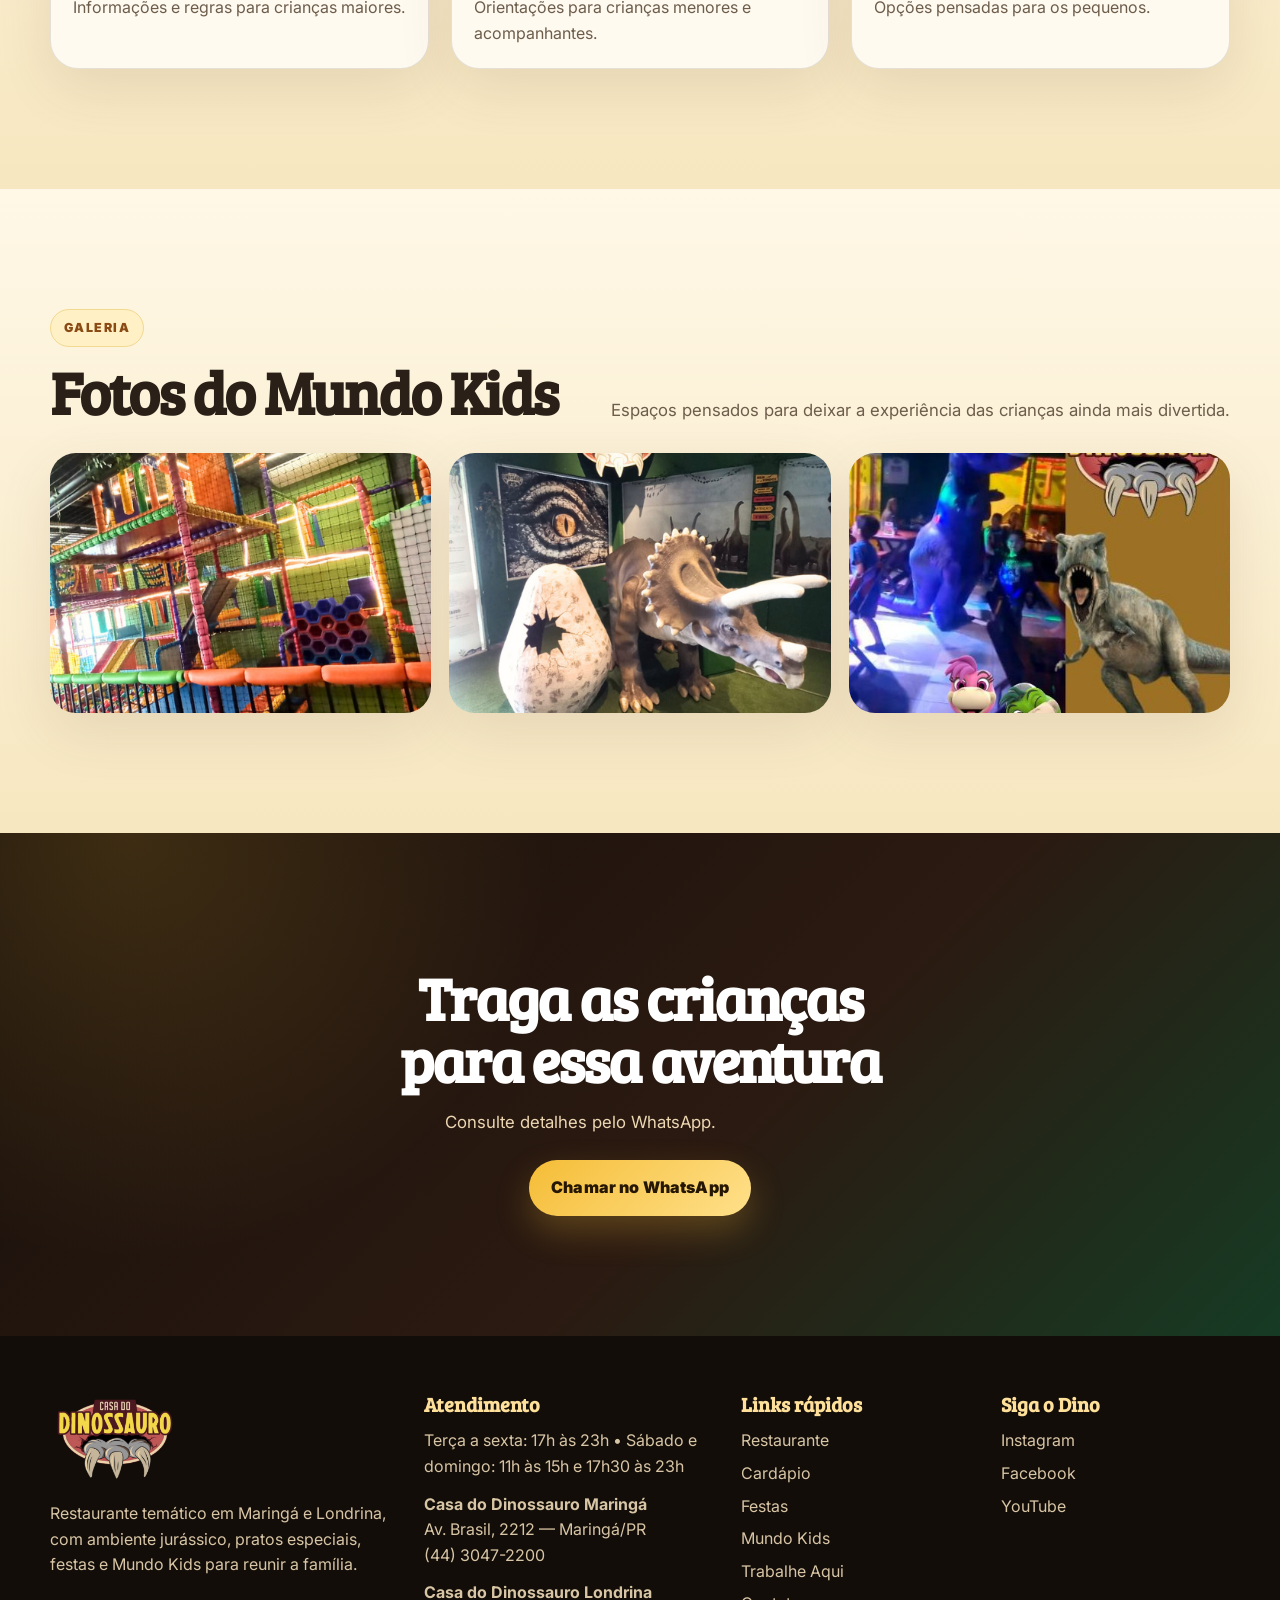
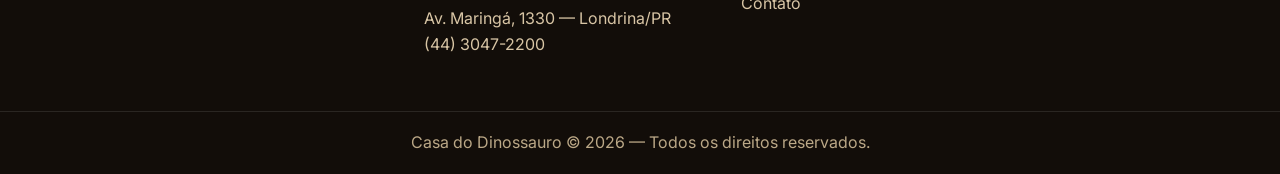
<file: mundo-kids-maringa.html>
<!DOCTYPE html>
<html lang="pt-BR">
<head>
  <meta charset="UTF-8">
  <meta name="viewport" content="width=device-width, initial-scale=1.0">
  <meta name="description" content="Casa do Dinossauro em Maringá e Londrina.">
  <title>Mundo Kids | Casa do Dinossauro</title>
  <link rel="preconnect" href="https://fonts.googleapis.com">
  <link rel="preconnect" href="https://fonts.gstatic.com" crossorigin>
  <link href="https://fonts.googleapis.com/css2?family=Bree+Serif&family=Inter:wght@400;500;600;700;800;900&display=swap" rel="stylesheet">
  <link rel="stylesheet" href="/assets/css/style.css">
  <script src="https://identity.netlify.com/v1/netlify-identity-widget.js"></script>
<script>
  if (window.netlifyIdentity) {
    window.netlifyIdentity.on('init', function(user) {
      var hash = window.location.hash || '';
      var isIdentityHash = /invite_token|confirmation_token|recovery_token|email_change_token|access_token/.test(hash);
      if (!user && isIdentityHash) window.netlifyIdentity.open();
      window.netlifyIdentity.on('login', function() {
        if (isIdentityHash) window.location.href = '/admin/';
      });
    });
  }
</script>
</head>
<body data-page="mundoKids" data-file="mundo-kids-maringa.html">
  <header class="site-header" data-header>
    <a class="brand" href="/maringa.html" aria-label="Casa do Dinossauro - Início">
      <img data-site-logo src="/assets/img/casa-do-dinossauro-6215cc7ecec5.webp" alt="Casa do Dinossauro" loading="eager">
    </a>
    <button class="menu-toggle" type="button" aria-label="Abrir menu" aria-expanded="false" data-menu-toggle><span></span><span></span><span></span></button>
    <nav class="nav" data-nav><a href="/maringa.html">Início</a>
<a href="/restaurante-maringa.html">Restaurante</a>
<a href="/cardapio-maringa.html">Cardápio</a>
<a href="/festa-maringa.html">Festas</a>
<a href="/mundo-kids-maringa.html" class="active">Mundo Kids</a>
<a href="/trabalhe-maringa.html">Trabalhe Aqui</a>
<a href="/fale-maringa.html">Contato</a></nav>
    <a class="header-cta" data-whatsapp-link href="https://wa.me/554430472200" target="_blank" rel="noreferrer">Reservar</a>
  </header>
  <main data-main><div class="dynamic-loading">Carregando conteúdo...</div></main>
  <footer class="footer">
    <div class="container footer-grid">
      <div><img class="footer-logo" data-site-logo src="/assets/img/casa-do-dinossauro-6215cc7ecec5.webp" alt="Casa do Dinossauro"><p data-footer-description>Restaurante temático em Maringá e Londrina.</p></div>
      <div><h3>Atendimento</h3><p data-footer-hours>Terça a sexta: 17h às 23h • Sábado e domingo: 11h às 15h e 17h30 às 23h</p><div data-footer-units></div></div>
      <div><h3>Links rápidos</h3><div data-footer-links><a href="/restaurante-maringa.html">Restaurante</a><a href="/cardapio-maringa.html">Cardápio</a><a href="/festa-maringa.html">Faça sua festa</a><a href="/mundo-kids-maringa.html">Mundo Kids</a><a href="/fale-maringa.html">Fale Conosco</a></div></div>
      <div><h3>Siga o Dino</h3><a data-social="instagram" href="https://www.instagram.com/casadodinossauro/" target="_blank" rel="noreferrer">Instagram</a><a data-social="facebook" href="https://www.facebook.com/CasadoDinossauro" target="_blank" rel="noreferrer">Facebook</a><a data-social="youtube" href="https://www.youtube.com/@casadodinossauro1567" target="_blank" rel="noreferrer">YouTube</a></div>
    </div>
    <div class="footer-bottom">Casa do Dinossauro © 2026 — Todos os direitos reservados.</div>
  </footer>
  <a class="float-whatsapp" data-whatsapp-link href="https://wa.me/554430472200" target="_blank" rel="noreferrer" aria-label="Chamar no WhatsApp">☘️ <span>WhatsApp</span></a>
  <script src="/assets/js/content-loader.js"></script>
  <script src="/assets/js/app.js"></script>
</body>
</html>
</file>
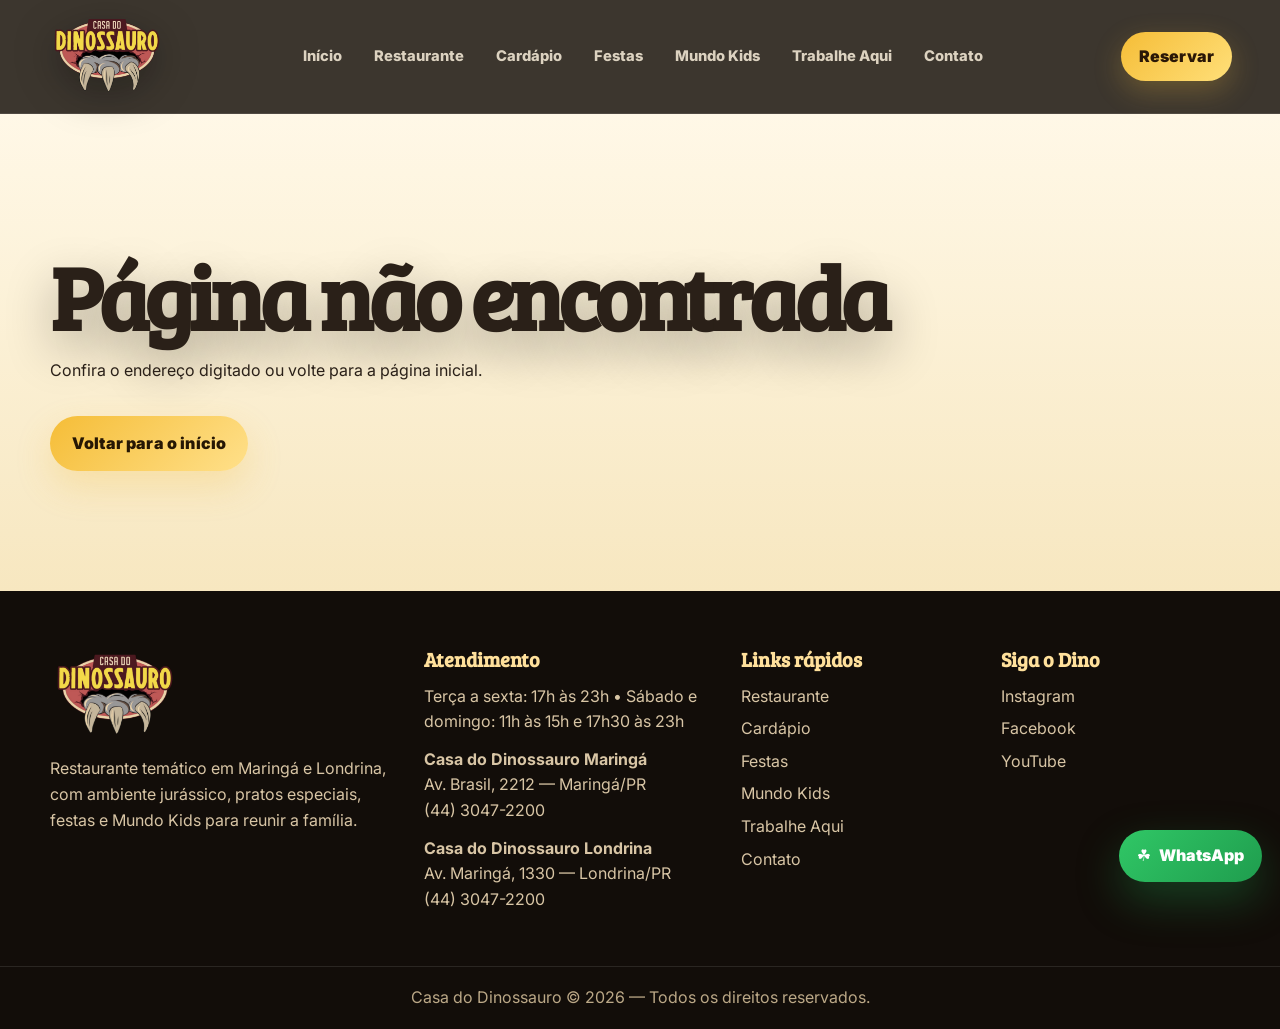
<file: pagina.html>
<!DOCTYPE html>
<html lang="pt-BR">
<head>
  <meta charset="UTF-8">
  <meta name="viewport" content="width=device-width, initial-scale=1.0">
  <meta name="description" content="Casa do Dinossauro em Maringá e Londrina.">
  <title>Página | Casa do Dinossauro</title>
  <link rel="preconnect" href="https://fonts.googleapis.com">
  <link rel="preconnect" href="https://fonts.gstatic.com" crossorigin>
  <link href="https://fonts.googleapis.com/css2?family=Bree+Serif&family=Inter:wght@400;500;600;700;800;900&display=swap" rel="stylesheet">
  <link rel="stylesheet" href="/assets/css/style.css">
  <script src="https://identity.netlify.com/v1/netlify-identity-widget.js"></script>
<script>
  if (window.netlifyIdentity) {
    window.netlifyIdentity.on('init', function(user) {
      var hash = window.location.hash || '';
      var isIdentityHash = /invite_token|confirmation_token|recovery_token|email_change_token|access_token/.test(hash);
      if (!user && isIdentityHash) window.netlifyIdentity.open();
      window.netlifyIdentity.on('login', function() {
        if (isIdentityHash) window.location.href = '/admin/';
      });
    });
  }
</script>
</head>
<body data-page="extra" data-file="pagina.html">
  <header class="site-header" data-header>
    <a class="brand" href="/maringa.html" aria-label="Casa do Dinossauro - Início">
      <img data-site-logo src="/assets/img/casa-do-dinossauro-6215cc7ecec5.webp" alt="Casa do Dinossauro" loading="eager">
    </a>
    <button class="menu-toggle" type="button" aria-label="Abrir menu" aria-expanded="false" data-menu-toggle><span></span><span></span><span></span></button>
    <nav class="nav" data-nav><a href="/maringa.html">Início</a>
<a href="/restaurante-maringa.html">Restaurante</a>
<a href="/cardapio-maringa.html">Cardápio</a>
<a href="/festa-maringa.html">Festas</a>
<a href="/mundo-kids-maringa.html">Mundo Kids</a>
<a href="/trabalhe-maringa.html">Trabalhe Aqui</a>
<a href="/fale-maringa.html">Contato</a></nav>
    <a class="header-cta" data-whatsapp-link href="https://wa.me/554430472200" target="_blank" rel="noreferrer">Reservar</a>
  </header>
  <main data-main><div class="dynamic-loading">Carregando conteúdo...</div></main>
  <footer class="footer">
    <div class="container footer-grid">
      <div><img class="footer-logo" data-site-logo src="/assets/img/casa-do-dinossauro-6215cc7ecec5.webp" alt="Casa do Dinossauro"><p data-footer-description>Restaurante temático em Maringá e Londrina.</p></div>
      <div><h3>Atendimento</h3><p data-footer-hours>Terça a sexta: 17h às 23h • Sábado e domingo: 11h às 15h e 17h30 às 23h</p><div data-footer-units></div></div>
      <div><h3>Links rápidos</h3><div data-footer-links><a href="/restaurante-maringa.html">Restaurante</a><a href="/cardapio-maringa.html">Cardápio</a><a href="/festa-maringa.html">Faça sua festa</a><a href="/mundo-kids-maringa.html">Mundo Kids</a><a href="/fale-maringa.html">Fale Conosco</a></div></div>
      <div><h3>Siga o Dino</h3><a data-social="instagram" href="https://www.instagram.com/casadodinossauro/" target="_blank" rel="noreferrer">Instagram</a><a data-social="facebook" href="https://www.facebook.com/CasadoDinossauro" target="_blank" rel="noreferrer">Facebook</a><a data-social="youtube" href="https://www.youtube.com/@casadodinossauro1567" target="_blank" rel="noreferrer">YouTube</a></div>
    </div>
    <div class="footer-bottom">Casa do Dinossauro © 2026 — Todos os direitos reservados.</div>
  </footer>
  <a class="float-whatsapp" data-whatsapp-link href="https://wa.me/554430472200" target="_blank" rel="noreferrer" aria-label="Chamar no WhatsApp">☘️ <span>WhatsApp</span></a>
  <script src="/assets/js/content-loader.js"></script>
  <script src="/assets/js/app.js"></script>
</body>
</html>
</file>
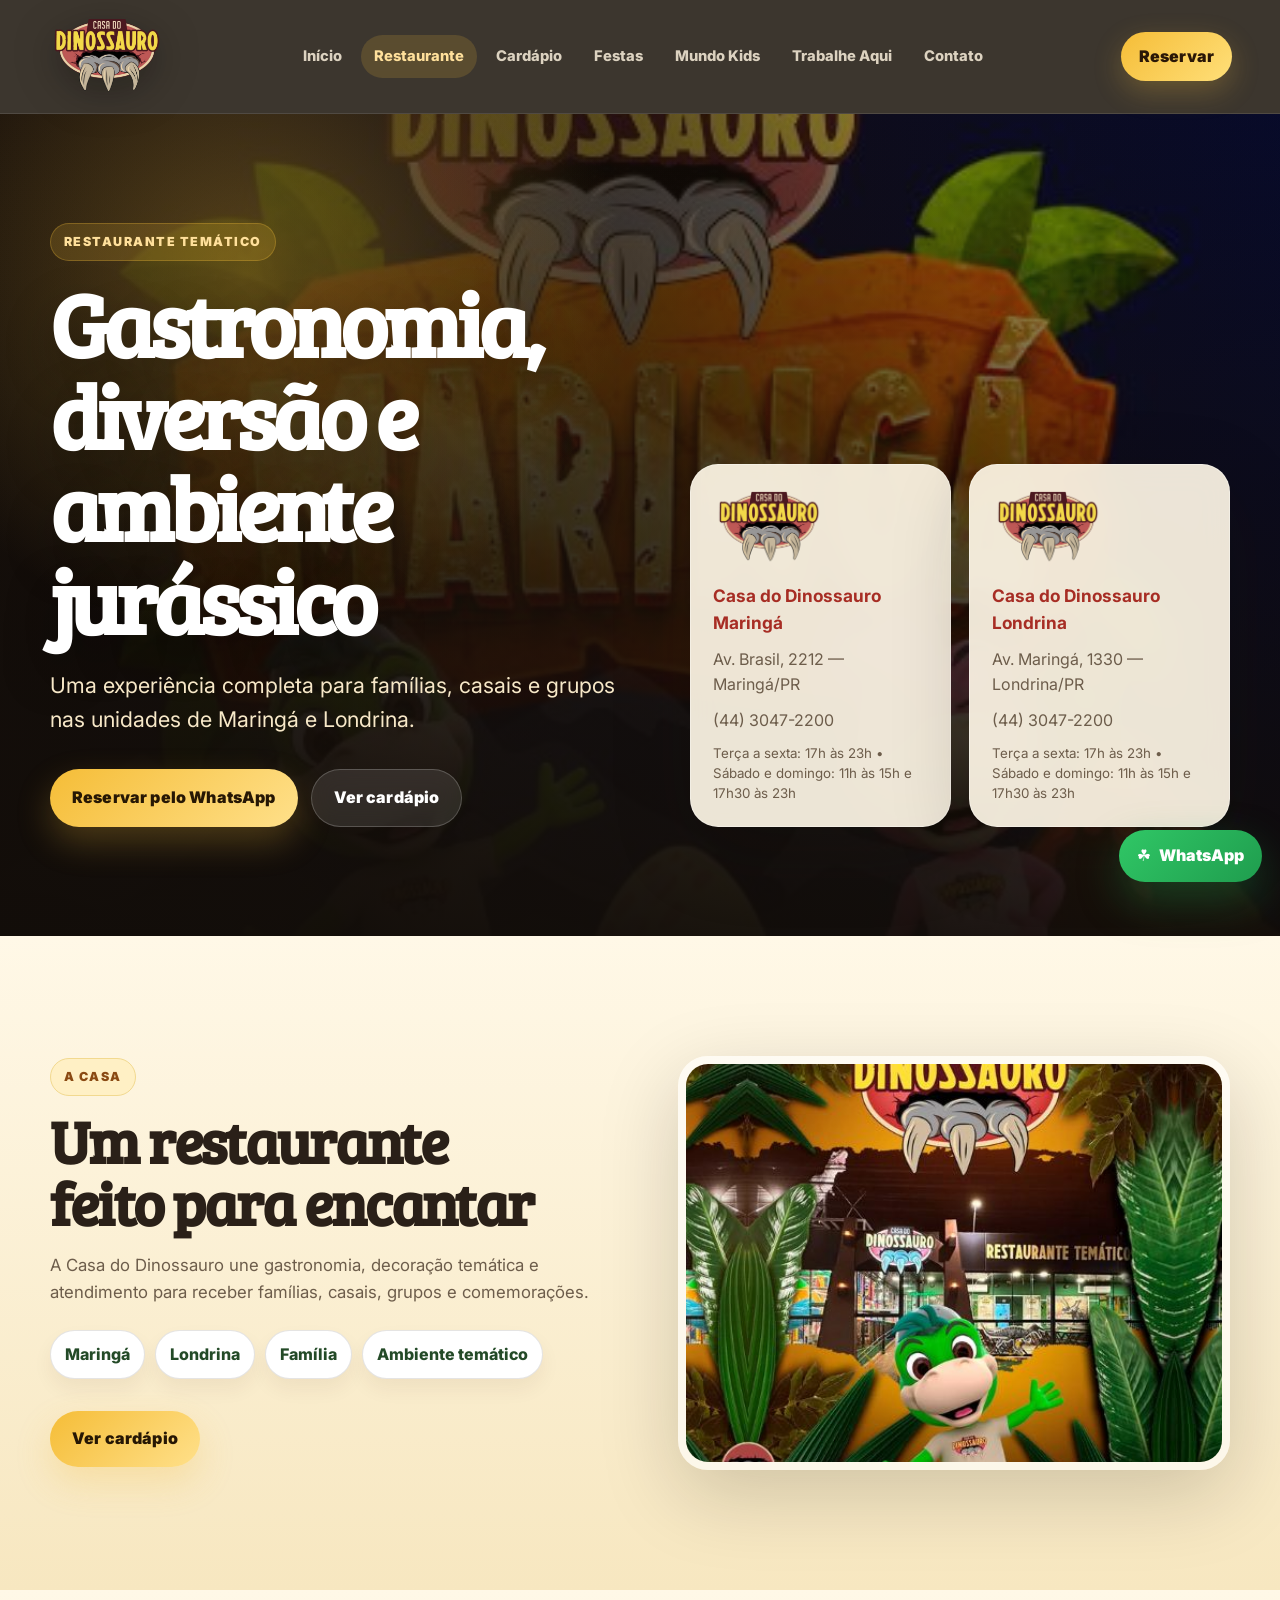
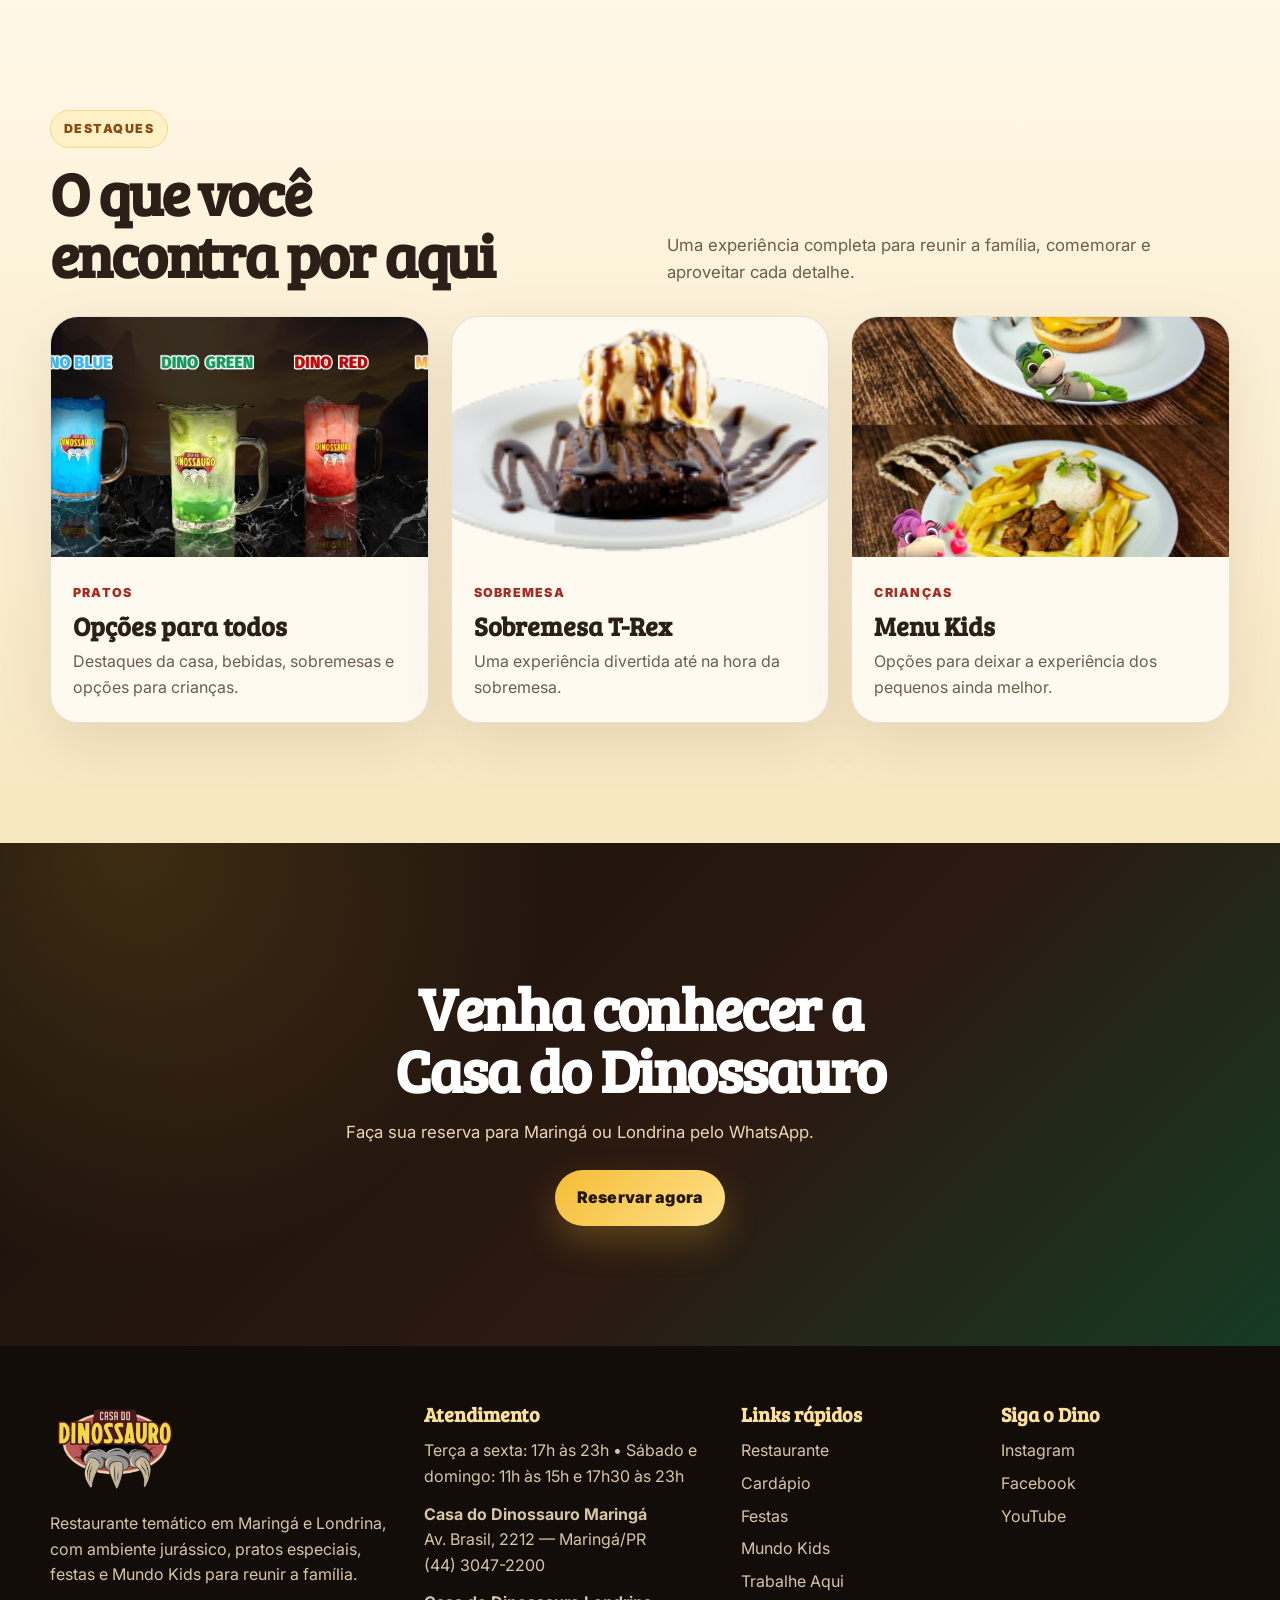
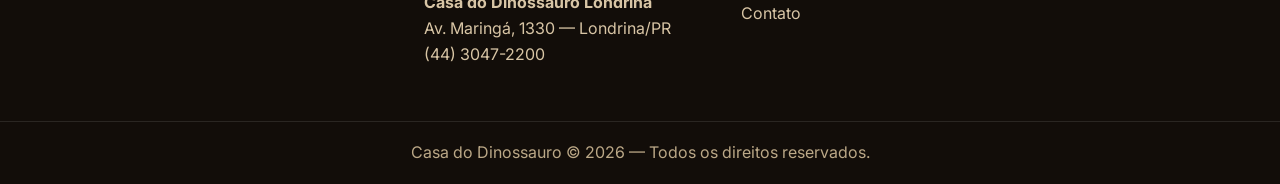
<file: restaurante-maringa.html>
<!DOCTYPE html>
<html lang="pt-BR">
<head>
  <meta charset="UTF-8">
  <meta name="viewport" content="width=device-width, initial-scale=1.0">
  <meta name="description" content="Casa do Dinossauro em Maringá e Londrina.">
  <title>Restaurante | Casa do Dinossauro</title>
  <link rel="preconnect" href="https://fonts.googleapis.com">
  <link rel="preconnect" href="https://fonts.gstatic.com" crossorigin>
  <link href="https://fonts.googleapis.com/css2?family=Bree+Serif&family=Inter:wght@400;500;600;700;800;900&display=swap" rel="stylesheet">
  <link rel="stylesheet" href="/assets/css/style.css">
  <script src="https://identity.netlify.com/v1/netlify-identity-widget.js"></script>
<script>
  if (window.netlifyIdentity) {
    window.netlifyIdentity.on('init', function(user) {
      var hash = window.location.hash || '';
      var isIdentityHash = /invite_token|confirmation_token|recovery_token|email_change_token|access_token/.test(hash);
      if (!user && isIdentityHash) window.netlifyIdentity.open();
      window.netlifyIdentity.on('login', function() {
        if (isIdentityHash) window.location.href = '/admin/';
      });
    });
  }
</script>
</head>
<body data-page="restaurante" data-file="restaurante-maringa.html">
  <header class="site-header" data-header>
    <a class="brand" href="/maringa.html" aria-label="Casa do Dinossauro - Início">
      <img data-site-logo src="/assets/img/casa-do-dinossauro-6215cc7ecec5.webp" alt="Casa do Dinossauro" loading="eager">
    </a>
    <button class="menu-toggle" type="button" aria-label="Abrir menu" aria-expanded="false" data-menu-toggle><span></span><span></span><span></span></button>
    <nav class="nav" data-nav><a href="/maringa.html">Início</a>
<a href="/restaurante-maringa.html" class="active">Restaurante</a>
<a href="/cardapio-maringa.html">Cardápio</a>
<a href="/festa-maringa.html">Festas</a>
<a href="/mundo-kids-maringa.html">Mundo Kids</a>
<a href="/trabalhe-maringa.html">Trabalhe Aqui</a>
<a href="/fale-maringa.html">Contato</a></nav>
    <a class="header-cta" data-whatsapp-link href="https://wa.me/554430472200" target="_blank" rel="noreferrer">Reservar</a>
  </header>
  <main data-main><div class="dynamic-loading">Carregando conteúdo...</div></main>
  <footer class="footer">
    <div class="container footer-grid">
      <div><img class="footer-logo" data-site-logo src="/assets/img/casa-do-dinossauro-6215cc7ecec5.webp" alt="Casa do Dinossauro"><p data-footer-description>Restaurante temático em Maringá e Londrina.</p></div>
      <div><h3>Atendimento</h3><p data-footer-hours>Terça a sexta: 17h às 23h • Sábado e domingo: 11h às 15h e 17h30 às 23h</p><div data-footer-units></div></div>
      <div><h3>Links rápidos</h3><div data-footer-links><a href="/restaurante-maringa.html">Restaurante</a><a href="/cardapio-maringa.html">Cardápio</a><a href="/festa-maringa.html">Faça sua festa</a><a href="/mundo-kids-maringa.html">Mundo Kids</a><a href="/fale-maringa.html">Fale Conosco</a></div></div>
      <div><h3>Siga o Dino</h3><a data-social="instagram" href="https://www.instagram.com/casadodinossauro/" target="_blank" rel="noreferrer">Instagram</a><a data-social="facebook" href="https://www.facebook.com/CasadoDinossauro" target="_blank" rel="noreferrer">Facebook</a><a data-social="youtube" href="https://www.youtube.com/@casadodinossauro1567" target="_blank" rel="noreferrer">YouTube</a></div>
    </div>
    <div class="footer-bottom">Casa do Dinossauro © 2026 — Todos os direitos reservados.</div>
  </footer>
  <a class="float-whatsapp" data-whatsapp-link href="https://wa.me/554430472200" target="_blank" rel="noreferrer" aria-label="Chamar no WhatsApp">☘️ <span>WhatsApp</span></a>
  <script src="/assets/js/content-loader.js"></script>
  <script src="/assets/js/app.js"></script>
</body>
</html>
</file>
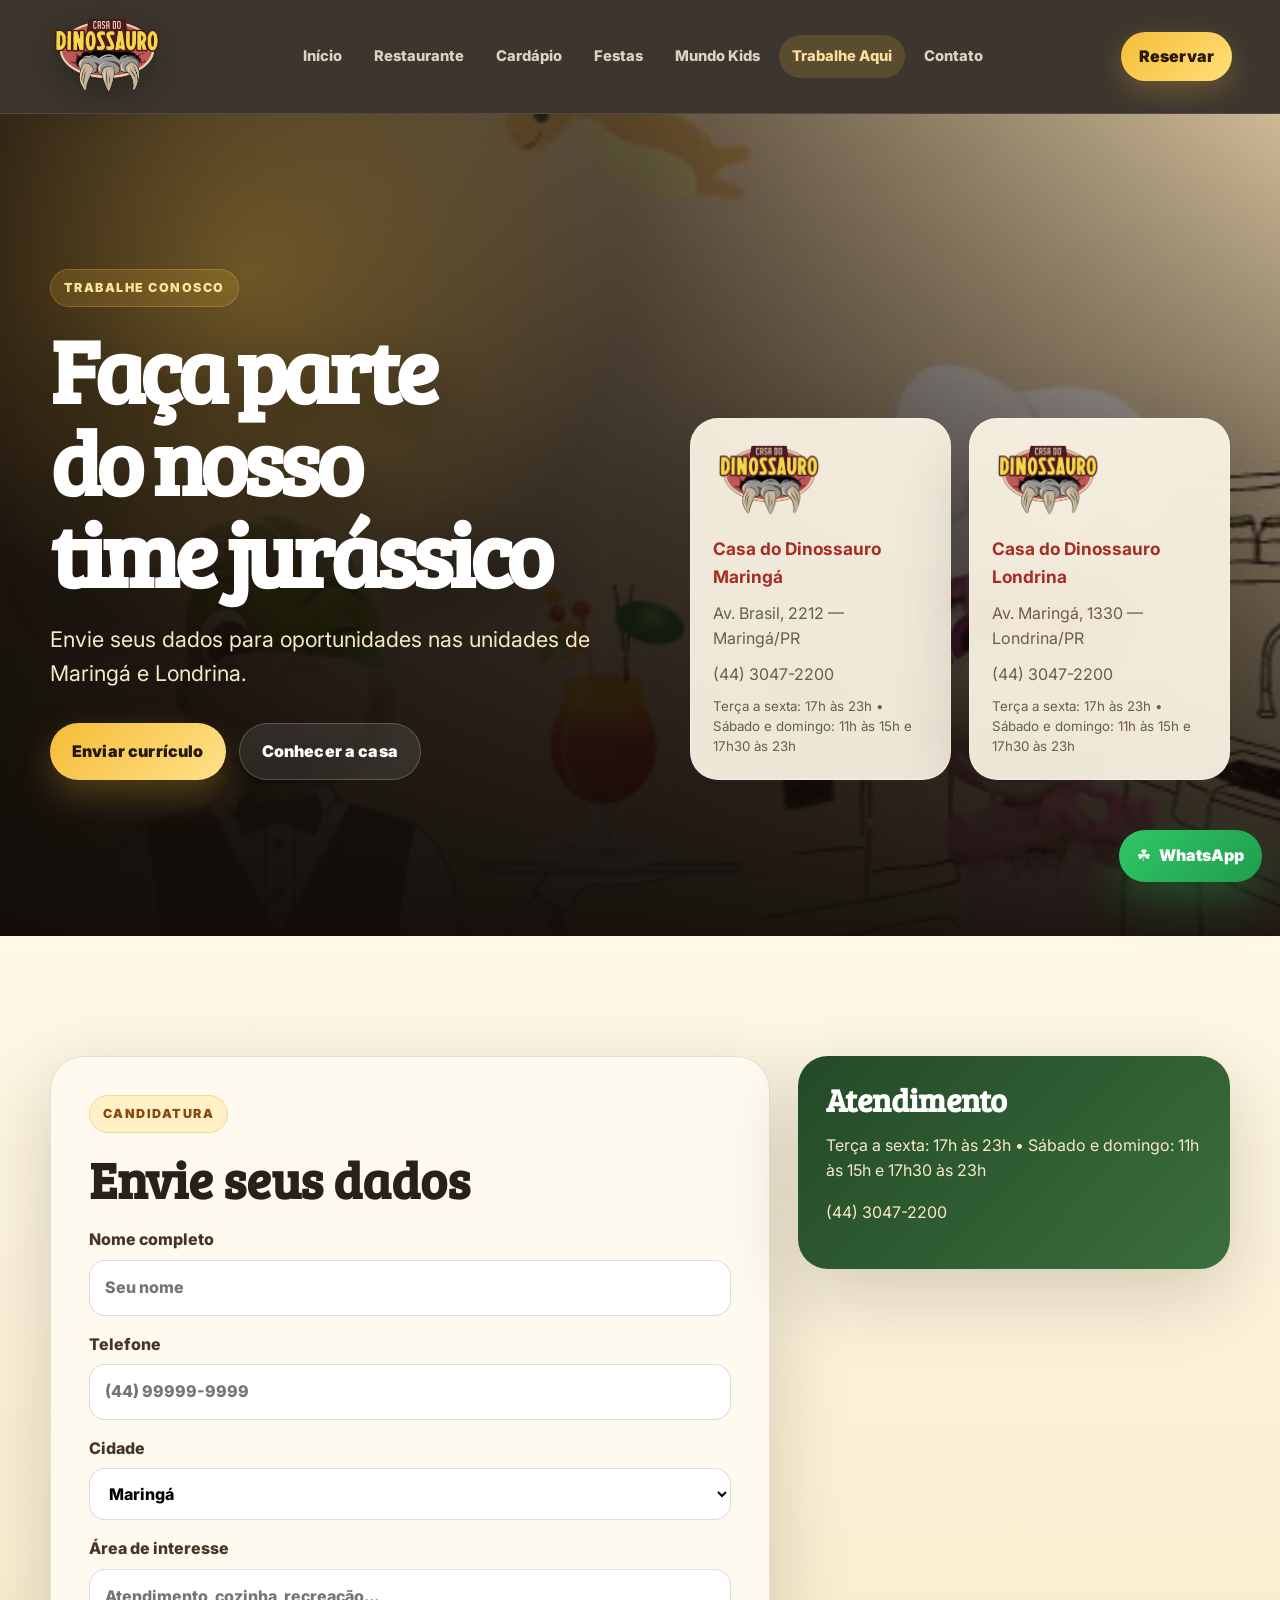
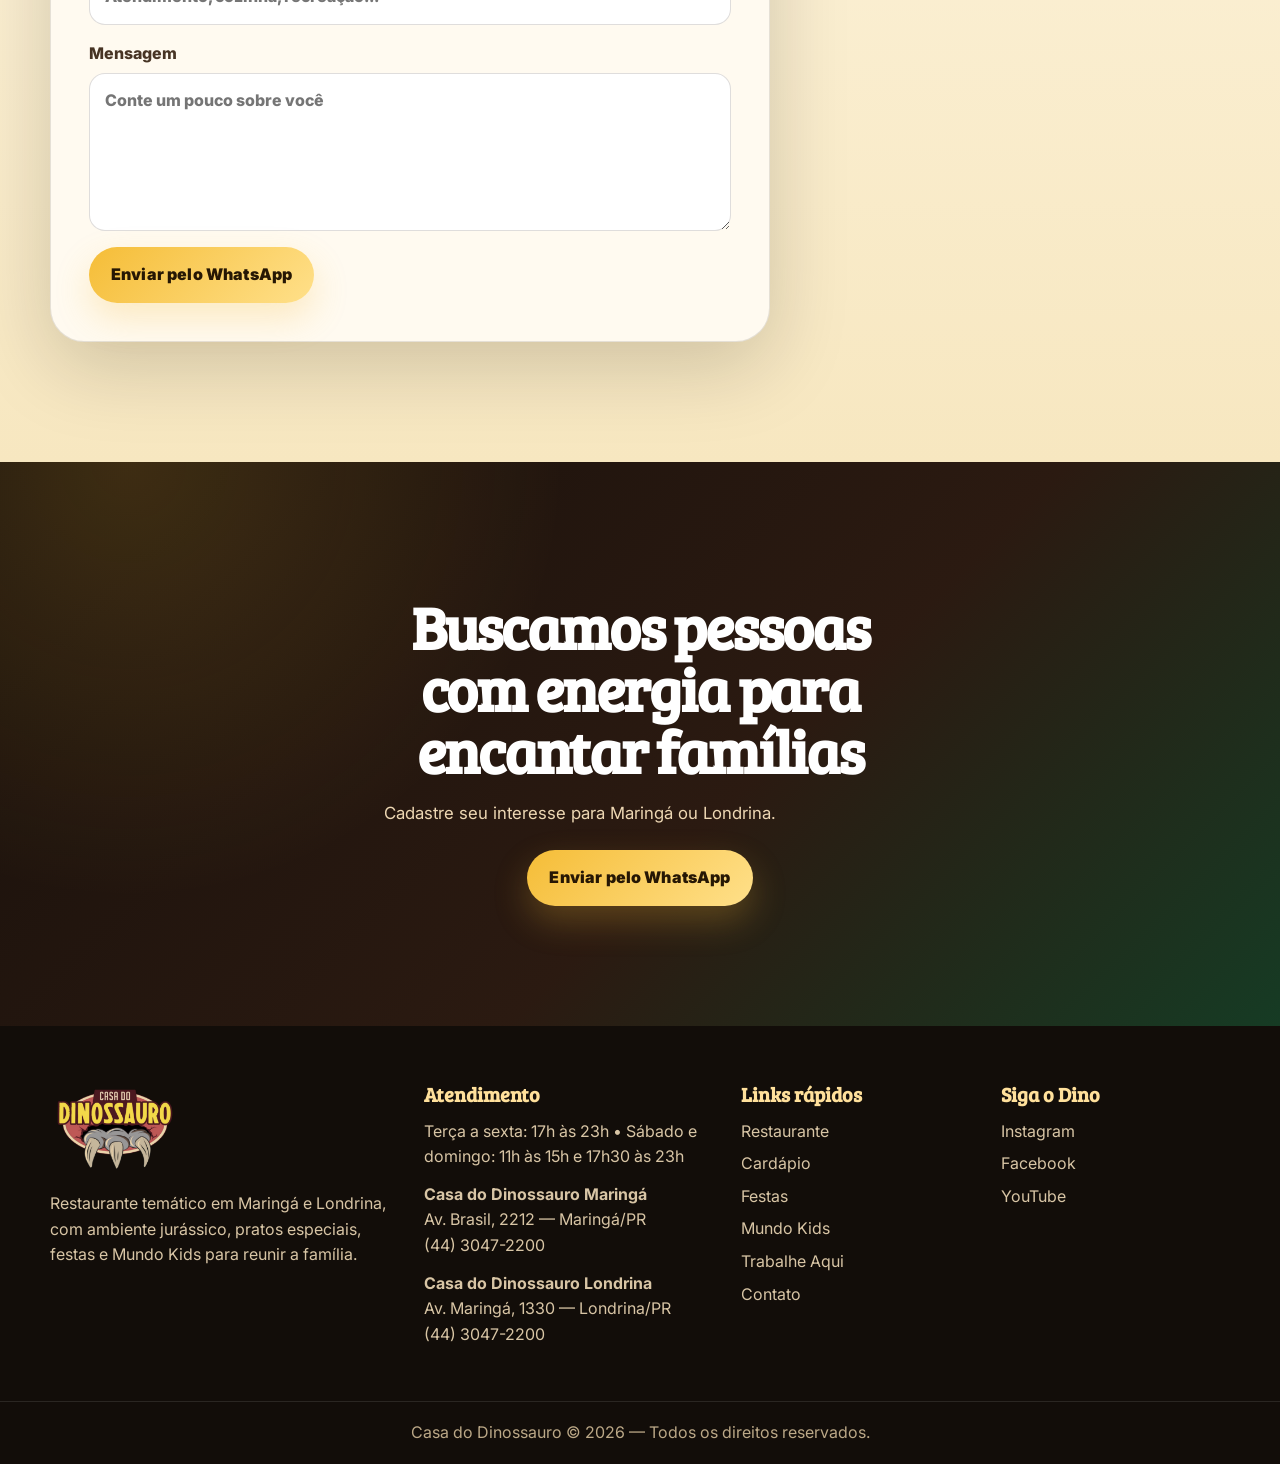
<file: trabalhe-maringa.html>
<!DOCTYPE html>
<html lang="pt-BR">
<head>
  <meta charset="UTF-8">
  <meta name="viewport" content="width=device-width, initial-scale=1.0">
  <meta name="description" content="Casa do Dinossauro em Maringá e Londrina.">
  <title>Trabalhe Conosco | Casa do Dinossauro</title>
  <link rel="preconnect" href="https://fonts.googleapis.com">
  <link rel="preconnect" href="https://fonts.gstatic.com" crossorigin>
  <link href="https://fonts.googleapis.com/css2?family=Bree+Serif&family=Inter:wght@400;500;600;700;800;900&display=swap" rel="stylesheet">
  <link rel="stylesheet" href="/assets/css/style.css">
  <script src="https://identity.netlify.com/v1/netlify-identity-widget.js"></script>
<script>
  if (window.netlifyIdentity) {
    window.netlifyIdentity.on('init', function(user) {
      var hash = window.location.hash || '';
      var isIdentityHash = /invite_token|confirmation_token|recovery_token|email_change_token|access_token/.test(hash);
      if (!user && isIdentityHash) window.netlifyIdentity.open();
      window.netlifyIdentity.on('login', function() {
        if (isIdentityHash) window.location.href = '/admin/';
      });
    });
  }
</script>
</head>
<body data-page="trabalhe" data-file="trabalhe-maringa.html">
  <header class="site-header" data-header>
    <a class="brand" href="/maringa.html" aria-label="Casa do Dinossauro - Início">
      <img data-site-logo src="/assets/img/casa-do-dinossauro-6215cc7ecec5.webp" alt="Casa do Dinossauro" loading="eager">
    </a>
    <button class="menu-toggle" type="button" aria-label="Abrir menu" aria-expanded="false" data-menu-toggle><span></span><span></span><span></span></button>
    <nav class="nav" data-nav><a href="/maringa.html">Início</a>
<a href="/restaurante-maringa.html">Restaurante</a>
<a href="/cardapio-maringa.html">Cardápio</a>
<a href="/festa-maringa.html">Festas</a>
<a href="/mundo-kids-maringa.html">Mundo Kids</a>
<a href="/trabalhe-maringa.html" class="active">Trabalhe Aqui</a>
<a href="/fale-maringa.html">Contato</a></nav>
    <a class="header-cta" data-whatsapp-link href="https://wa.me/554430472200" target="_blank" rel="noreferrer">Reservar</a>
  </header>
  <main data-main><div class="dynamic-loading">Carregando conteúdo...</div></main>
  <footer class="footer">
    <div class="container footer-grid">
      <div><img class="footer-logo" data-site-logo src="/assets/img/casa-do-dinossauro-6215cc7ecec5.webp" alt="Casa do Dinossauro"><p data-footer-description>Restaurante temático em Maringá e Londrina.</p></div>
      <div><h3>Atendimento</h3><p data-footer-hours>Terça a sexta: 17h às 23h • Sábado e domingo: 11h às 15h e 17h30 às 23h</p><div data-footer-units></div></div>
      <div><h3>Links rápidos</h3><div data-footer-links><a href="/restaurante-maringa.html">Restaurante</a><a href="/cardapio-maringa.html">Cardápio</a><a href="/festa-maringa.html">Faça sua festa</a><a href="/mundo-kids-maringa.html">Mundo Kids</a><a href="/fale-maringa.html">Fale Conosco</a></div></div>
      <div><h3>Siga o Dino</h3><a data-social="instagram" href="https://www.instagram.com/casadodinossauro/" target="_blank" rel="noreferrer">Instagram</a><a data-social="facebook" href="https://www.facebook.com/CasadoDinossauro" target="_blank" rel="noreferrer">Facebook</a><a data-social="youtube" href="https://www.youtube.com/@casadodinossauro1567" target="_blank" rel="noreferrer">YouTube</a></div>
    </div>
    <div class="footer-bottom">Casa do Dinossauro © 2026 — Todos os direitos reservados.</div>
  </footer>
  <a class="float-whatsapp" data-whatsapp-link href="https://wa.me/554430472200" target="_blank" rel="noreferrer" aria-label="Chamar no WhatsApp">☘️ <span>WhatsApp</span></a>
  <script src="/assets/js/content-loader.js"></script>
  <script src="/assets/js/app.js"></script>
</body>
</html>
</file>
<file: assets/css/style.css>
:root{
  --bg:#120d09;
  --bg-soft:#1d140d;
  --card:#fff9ed;
  --text:#2a2018;
  --muted:#6d5d4b;
  --cream:#fff3d8;
  --sand:#efd39a;
  --accent:#f5bd37;
  --accent-2:#dd6428;
  --green:#3b6f3d;
  --green-dark:#234a27;
  --red:#a72d24;
  --line:rgba(42,32,24,.12);
  --shadow:0 24px 80px rgba(24,14,8,.18);
  --radius:28px;
  --max:1180px;
}
*{box-sizing:border-box}
html{scroll-behavior:smooth}
body{margin:0;font-family:Inter,system-ui,-apple-system,Segoe UI,sans-serif;background:var(--cream);color:var(--text);line-height:1.6;overflow-x:hidden}
a{color:inherit;text-decoration:none}
img{max-width:100%;display:block}
button,input,textarea,select{font:inherit}
.container{width:min(var(--max), calc(100% - 40px));margin-inline:auto}
.site-header{position:sticky;top:0;z-index:40;display:grid;grid-template-columns:auto 1fr auto;align-items:center;gap:24px;padding:14px clamp(18px,4vw,48px);background:rgba(18,13,9,.82);backdrop-filter:blur(18px);border-bottom:1px solid rgba(255,255,255,.10);transition:.25s ease}
.site-header.scrolled{padding-block:9px;background:rgba(18,13,9,.95);box-shadow:0 12px 40px rgba(0,0,0,.24)}
.brand img{width:118px;height:auto;filter:drop-shadow(0 10px 20px rgba(0,0,0,.32))}
.nav{display:flex;justify-content:center;gap:6px;align-items:center}
.nav a{color:#fff4df;font-weight:800;font-size:.92rem;padding:10px 13px;border-radius:999px;opacity:.82;transition:.2s ease}
.nav a:hover,.nav a.active{opacity:1;background:rgba(245,189,55,.16);color:#ffe09b}
.header-cta,.btn{display:inline-flex;align-items:center;justify-content:center;gap:10px;border-radius:999px;font-weight:900;letter-spacing:.01em;transition:transform .2s ease, box-shadow .2s ease, background .2s ease;border:0;cursor:pointer}
.header-cta{background:linear-gradient(135deg,var(--accent),#ffdf79);color:#2a1707;padding:12px 18px;box-shadow:0 10px 28px rgba(245,189,55,.25)}
.header-cta:hover,.btn:hover{transform:translateY(-2px)}
.menu-toggle{display:none;width:46px;height:46px;border:1px solid rgba(255,255,255,.14);border-radius:14px;background:rgba(255,255,255,.08);padding:10px;justify-self:end}
.menu-toggle span{display:block;height:2px;background:#fff;margin:6px 0;border-radius:999px}
.hero{position:relative;min-height:calc(100svh - 78px);display:grid;align-items:center;overflow:hidden;background:var(--bg)}
.hero-bg{position:absolute;inset:0;background-size:cover;background-position:center;transform:scale(1.02)}
.hero-bg::after{content:"";position:absolute;inset:0;background:radial-gradient(circle at 20% 20%,rgba(245,189,55,.30),transparent 30%),linear-gradient(180deg,transparent 0%,rgba(18,13,9,.94) 100%)}
.hero-grid{position:relative;z-index:2;display:grid;grid-template-columns:minmax(0,1fr) minmax(450px,540px);gap:42px;align-items:center;padding:90px 0}
.hero-copy{max-width:780px;color:white}
.eyebrow,.section-kicker{display:inline-flex;align-items:center;gap:8px;width:max-content;background:rgba(245,189,55,.16);color:#ffe09b;border:1px solid rgba(245,189,55,.28);padding:8px 13px;border-radius:999px;font-weight:900;text-transform:uppercase;font-size:.78rem;letter-spacing:.12em}
.section-kicker{background:#fff0c5;color:#8a4a13;border-color:#f2d98f}
h1,h2,h3{font-family:"Bree Serif",Georgia,serif;line-height:1.03;margin:0;color:inherit}
h1{font-size:clamp(3rem,7vw,6.4rem);letter-spacing:-.055em;margin-top:16px;text-wrap:balance;text-shadow:0 18px 50px rgba(0,0,0,.32)}
.hero-copy p{font-size:clamp(1.05rem,2vw,1.35rem);max-width:650px;color:#f7e8c8;margin:22px 0 0}
.hero-actions{display:flex;flex-wrap:wrap;gap:13px;margin-top:32px}
.hero-cards{display:grid;grid-template-columns:1fr 1fr;gap:18px;align-self:end}.hero-cards .hero-card{padding:22px;transform:none}.hero-cards .hero-card img{width:112px}.hero-cards .hero-card strong{font-size:1.08rem}
.btn{padding:15px 22px;min-height:52px}
.btn.primary{background:linear-gradient(135deg,var(--accent),#ffe08a);color:#261704;box-shadow:0 15px 34px rgba(245,189,55,.25)}
.btn.secondary{background:rgba(255,255,255,.10);color:#fff;border:1px solid rgba(255,255,255,.20);backdrop-filter:blur(12px)}
.section-dark .btn.secondary{background:rgba(255,255,255,.08)}
.hero-card{background:rgba(255,248,232,.92);border:1px solid rgba(255,255,255,.35);border-radius:var(--radius);padding:24px;box-shadow:var(--shadow);backdrop-filter:blur(16px);display:grid;gap:10px;align-self:end;transform:rotate(1.5deg)}
.hero-card img{width:155px;margin-bottom:4px}
.hero-card strong{font-size:1.2rem;color:var(--red)}
.hero-card span,.hero-card small{color:var(--muted)}
.hero-card small{line-height:1.5}
.section{padding:clamp(70px,10vw,120px) 0;position:relative}
.section-light{background:linear-gradient(180deg,#fff8e7,#f7e7c0)}
.section-dark{background:radial-gradient(circle at 10% 0%,rgba(245,189,55,.16),transparent 34%),linear-gradient(135deg,#18100b,#2b1a11 58%,#163b24);color:white}
.split{display:grid;grid-template-columns:1fr 1fr;gap:clamp(34px,6vw,76px);align-items:center}
.split.reverse{direction:rtl}.split.reverse>*{direction:ltr}
.section-copy h2,.section-head h2,.menu-preview h2,.cta-band h2,.schedule-card h2{font-size:clamp(2.2rem,4.7vw,4.4rem);letter-spacing:-.035em;margin-top:14px;text-wrap:balance}
.section-copy p,.section-head p,.menu-preview p,.cta-band p,.schedule-card p{font-size:1.05rem;color:var(--muted);margin:18px 0 0;max-width:640px}
.section-dark p{color:#edd7b3}
.stats{display:grid;grid-template-columns:repeat(3,1fr);gap:14px;margin-top:28px}
.stats div{background:white;border:1px solid var(--line);border-radius:22px;padding:18px;box-shadow:0 12px 30px rgba(64,32,16,.08)}
.stats strong{display:block;color:var(--red);font-size:1.4rem}.stats span{color:var(--muted);font-size:.92rem}
.image-stack{position:relative;min-height:440px}
.image-stack img{position:absolute;object-fit:cover;border-radius:28px;box-shadow:var(--shadow);border:8px solid rgba(255,255,255,.66)}
.image-stack img:first-child{width:66%;height:70%;left:0;top:0}.image-stack img:last-child{width:62%;height:62%;right:0;bottom:0}
.rounded-panel{background:linear-gradient(135deg,#fff4d6,#fff);border-radius:34px;padding:14px;box-shadow:var(--shadow);transform:rotate(-1deg)}
.rounded-panel img{width:100%;aspect-ratio:1/1;object-fit:cover;border-radius:24px}
.section-head{display:flex;justify-content:space-between;gap:24px;align-items:end;margin-bottom:30px}
.cards{display:grid;gap:22px}.cards.three{grid-template-columns:repeat(3,1fr)}.cards.values,.cards.kids-grid{grid-template-columns:repeat(3,1fr)}
.feature-card,.info-card,.value-card{background:#fffaf0;border:1px solid var(--line);border-radius:var(--radius);box-shadow:0 18px 55px rgba(64,32,16,.10);overflow:hidden;transition:.25s ease}
.feature-card:hover,.info-card:hover,.value-card:hover{transform:translateY(-6px);box-shadow:0 28px 70px rgba(64,32,16,.16)}
.feature-card img{width:100%;height:240px;object-fit:cover}
.feature-card div{padding:22px}.feature-card span{color:var(--red);font-weight:900;text-transform:uppercase;font-size:.78rem;letter-spacing:.10em}.feature-card h3{font-size:1.65rem;margin-top:8px}.feature-card p,.info-card p,.value-card p{color:var(--muted);margin:10px 0 0}
.info-card{padding:28px}.info-card strong{font-size:2.2rem}.info-card h3,.value-card h3{font-size:1.7rem;margin-top:12px}
.value-card{padding:28px}.value-card span{display:inline-grid;place-items:center;width:42px;height:42px;background:#fff0c5;border-radius:14px;color:#874b10;font-weight:900}
.menu-preview{display:grid;grid-template-columns:.8fr 1.2fr;gap:44px;align-items:center}
.menu-gallery{display:grid;grid-template-columns:1fr 1fr;gap:16px}.menu-gallery img{height:185px;width:100%;object-fit:cover;border-radius:24px;border:1px solid rgba(255,255,255,.12)}.menu-gallery img:first-child{grid-column:1/-1;height:260px}
.cta-band{text-align:center}.cta-band .container{max-width:760px}.cta-band .btn{margin-top:24px}
.dessert-card{background:#fff9ec;color:var(--text);border-radius:32px;padding:24px;text-align:center;box-shadow:var(--shadow)}.dessert-card img{margin:auto;max-height:240px;object-fit:contain}.dessert-card h3{margin-top:12px;font-size:1.8rem;color:var(--red)}
.schedule-card{display:grid;grid-template-columns:.8fr 1.2fr;gap:34px;align-items:center;background:rgba(255,255,255,.08);border:1px solid rgba(255,255,255,.13);border-radius:34px;padding:34px;box-shadow:0 26px 90px rgba(0,0,0,.18)}
.schedule-list{display:grid;gap:14px}.schedule-list p{display:flex;justify-content:space-between;gap:18px;margin:0;background:rgba(255,255,255,.08);padding:18px;border-radius:20px}.schedule-list span{color:#ffe09b;font-weight:900}
.contact-grid{display:grid;grid-template-columns:.8fr 1.2fr;gap:34px;align-items:start}.contact-cards{display:grid;gap:16px}.contact-card{display:grid;gap:5px;background:#fffaf0;border:1px solid var(--line);border-radius:24px;padding:22px;box-shadow:0 14px 40px rgba(64,32,16,.08)}.contact-card span{font-weight:900;color:var(--red);text-transform:uppercase;font-size:.78rem;letter-spacing:.10em}.contact-card strong{font-size:1.25rem}.contact-card small{color:var(--muted)}
.modern-form{background:#fffaf0;border:1px solid var(--line);border-radius:34px;padding:clamp(22px,4vw,38px);box-shadow:var(--shadow);display:grid;gap:16px}.modern-form h2{font-size:clamp(2rem,4vw,3.4rem);margin:4px 0 6px}.modern-form label{display:grid;gap:7px;font-weight:800;color:#473424}.modern-form input,.modern-form textarea,.modern-form select{width:100%;border:1px solid rgba(42,32,24,.15);background:white;border-radius:16px;padding:14px 15px;outline:none;transition:.2s}.modern-form input:focus,.modern-form textarea:focus,.modern-form select:focus{border-color:var(--accent-2);box-shadow:0 0 0 4px rgba(221,100,40,.12)}.modern-form small{color:var(--muted)}.modern-form .btn{width:max-content}.form-row{display:grid;grid-template-columns:1fr 1fr;gap:14px}.form-wrap{display:grid;grid-template-columns:1.25fr .75fr;gap:28px;align-items:start}.hours-box{background:linear-gradient(135deg,var(--green-dark),var(--green));color:white;border-radius:30px;padding:28px;position:sticky;top:110px;box-shadow:var(--shadow)}.hours-box h3{font-size:2rem}.hours-box p{color:#f7e8c8}.tag-list{display:flex;flex-wrap:wrap;gap:10px;margin-top:24px}.tag-list span{background:white;border:1px solid var(--line);padding:11px 14px;border-radius:999px;font-weight:800;color:var(--green-dark);box-shadow:0 10px 20px rgba(64,32,16,.06)}
.footer{background:#120d09;color:#fff3dc;padding:58px 0 0}.footer-grid{display:grid;grid-template-columns:1.2fr 1fr .8fr .8fr;gap:30px}.footer-logo{width:130px;margin-bottom:14px}.footer h3{font-size:1.25rem;margin-bottom:14px;color:#ffe09b}.footer p{color:#d8c5a5;margin:0 0 12px}.footer a{display:block;color:#d8c5a5;margin:7px 0}.footer a:hover{color:#ffe09b}.footer-bottom{text-align:center;color:#bba887;border-top:1px solid rgba(255,255,255,.10);padding:18px;margin-top:42px}
.float-whatsapp{position:fixed;right:18px;bottom:18px;z-index:50;background:linear-gradient(135deg,#30c766,#1f9d4e);color:white;border-radius:999px;padding:13px 18px;font-weight:900;box-shadow:0 18px 44px rgba(31,157,78,.34);display:flex;gap:8px;align-items:center}
.reveal{opacity:0;transform:translateY(24px);transition:opacity .7s ease, transform .7s ease}.reveal.visible{opacity:1;transform:translateY(0)}
@media (max-width:980px){
  .site-header{grid-template-columns:auto auto 1fr}.brand img{width:98px}.menu-toggle{display:block}.nav{position:fixed;top:76px;left:18px;right:18px;display:grid;gap:6px;background:rgba(18,13,9,.97);border:1px solid rgba(255,255,255,.14);border-radius:24px;padding:16px;box-shadow:0 24px 80px rgba(0,0,0,.28);transform:translateY(-16px);opacity:0;pointer-events:none;transition:.2s ease}.nav.open{opacity:1;pointer-events:auto;transform:translateY(0)}.nav a{display:block;text-align:center}.header-cta{justify-self:end}.hero-grid,.split,.menu-preview,.schedule-card,.contact-grid,.form-wrap{grid-template-columns:1fr}.hero{min-height:auto}.hero-grid{padding:74px 0 54px}.hero-cards{grid-template-columns:1fr}.hero-card{max-width:430px;transform:none}.section-head{display:block}.cards.three,.cards.values,.cards.kids-grid{grid-template-columns:1fr 1fr}.image-stack{min-height:380px}.hours-box{position:static}.footer-grid{grid-template-columns:1fr 1fr}}
@media (max-width:640px){
  .container{width:min(100% - 28px,var(--max))}.site-header{padding:10px 14px;gap:10px}.header-cta{display:none}.hero-copy p{font-size:1rem}.hero-actions,.form-row{display:grid;grid-template-columns:1fr}.btn{width:100%}.cards.three,.cards.values,.cards.kids-grid,.stats,.footer-grid{grid-template-columns:1fr}.feature-card img{height:210px}.image-stack{min-height:auto;display:grid;gap:12px}.image-stack img{position:static;width:100%!important;height:auto!important;aspect-ratio:4/3}.menu-gallery{grid-template-columns:1fr}.menu-gallery img,.menu-gallery img:first-child{height:210px}.schedule-list p{display:grid}.float-whatsapp{left:14px;right:14px;justify-content:center}.section{padding:64px 0}h1{font-size:clamp(2.75rem,15vw,4rem)}}


/* Melhorias: página de cardápio e unidades */
.hero-compact{min-height:72svh}
.menu-highlight-card{align-self:center}
.menu-category{background:#fffaf0;border:1px solid var(--line);border-radius:34px;padding:clamp(22px,4vw,34px);box-shadow:0 18px 55px rgba(64,32,16,.10);margin-top:24px}
.menu-category-head{display:flex;align-items:center;gap:16px;margin-bottom:20px}
.menu-category-head span{display:inline-grid;place-items:center;width:48px;height:48px;border-radius:16px;background:linear-gradient(135deg,var(--accent),#ffe08a);font-weight:900;color:#2a1707;box-shadow:0 12px 28px rgba(245,189,55,.22)}
.menu-category-head h3{font-size:clamp(1.8rem,3vw,2.5rem);color:var(--red)}
.menu-items{display:grid;grid-template-columns:repeat(4,1fr);gap:14px}
.menu-items article{background:white;border:1px solid rgba(42,32,24,.10);border-radius:22px;padding:18px;min-height:142px;display:grid;align-content:start;gap:8px;transition:.2s ease}
.menu-items article:hover{transform:translateY(-4px);box-shadow:0 20px 45px rgba(64,32,16,.12)}
.menu-items strong{font-size:1.05rem;color:var(--green-dark)}
.menu-items p{margin:0;color:var(--muted);font-size:.95rem}
.menu-showcase{display:grid;grid-template-columns:1.15fr .9fr .9fr;gap:16px;margin:24px 0 10px}
.menu-showcase img{width:100%;height:250px;object-fit:cover;border-radius:26px;border:8px solid rgba(255,255,255,.70);box-shadow:0 18px 55px rgba(64,32,16,.13);background:#fffaf0}
.menu-showcase img:first-child{height:340px;grid-row:span 2}.menu-showcase img:nth-child(2),.menu-showcase img:nth-child(3){height:162px}
.unit-cards{display:grid;gap:16px}.unit-cards-hero{align-self:center}.unit-cards-hero .hero-card{transform:none;align-self:stretch}.unit-card img{width:125px}.unit-card strong{font-size:1.1rem}.unit-card span,.unit-card small{font-size:.93rem}
@media (max-width:1100px){.nav a{font-size:.84rem;padding:9px 10px}.menu-items{grid-template-columns:repeat(2,1fr)}}
@media (max-width:980px){.unit-cards-hero{max-width:720px}.menu-showcase{grid-template-columns:1fr 1fr}.menu-showcase img:first-child{grid-column:1/-1;grid-row:auto;height:260px}.menu-showcase img:nth-child(2),.menu-showcase img:nth-child(3){height:210px}}
@media (max-width:640px){.menu-items{grid-template-columns:1fr}.menu-category-head{align-items:flex-start}.menu-showcase{grid-template-columns:1fr}.menu-showcase img,.menu-showcase img:first-child,.menu-showcase img:nth-child(2),.menu-showcase img:nth-child(3){height:220px}.unit-cards-hero .hero-card{padding:20px}.unit-card img{width:110px}}


/* Ajustes da versão com painel */
.hero-card{transform:none}
.hero-cards{display:grid;grid-template-columns:repeat(2,minmax(0,1fr));gap:18px;align-self:end}
.hero-cards .hero-card{padding:22px}.hero-cards .hero-card img{width:112px}.hero-cards .hero-card strong{font-size:1.08rem}
.dynamic-loading{min-height:60vh;display:grid;place-items:center;background:var(--cream);font-weight:900;color:var(--muted)}
.editable-section .section-media img{width:100%;aspect-ratio:4/3;object-fit:cover;border-radius:30px;box-shadow:var(--shadow);border:8px solid rgba(255,255,255,.62)}
.editable-section.section-dark .feature-card,.editable-section.section-dark .info-card,.editable-section.section-dark .value-card{background:rgba(255,255,255,.08);border-color:rgba(255,255,255,.13);color:white}.editable-section.section-dark .feature-card p,.editable-section.section-dark .info-card p,.editable-section.section-dark .value-card p{color:#edd7b3}
.gallery-grid{display:grid;grid-template-columns:repeat(3,minmax(0,1fr));gap:18px}.gallery-grid img{width:100%;height:260px;object-fit:cover;border-radius:26px;box-shadow:0 18px 55px rgba(64,32,16,.10)}
.contact-cards.two-cols{grid-template-columns:repeat(2,minmax(0,1fr))}.footer [data-footer-units] p{margin-bottom:12px}.nav a.active{background:rgba(245,189,55,.16);color:#ffe09b}
@media (max-width:980px){.hero-cards{grid-template-columns:1fr}.gallery-grid,.contact-cards.two-cols{grid-template-columns:1fr 1fr}}
@media (max-width:640px){.gallery-grid,.contact-cards.two-cols{grid-template-columns:1fr}.hero-cards .hero-card{max-width:none}}


.site-announcement{background:#f5bd37;color:#2a1707;font-weight:900;border-bottom:1px solid rgba(42,32,24,.12)}
.site-announcement .container{display:flex;align-items:center;justify-content:center;gap:16px;padding:10px 20px;text-align:center}.site-announcement a{background:#120d09;color:#fff3d8;border-radius:999px;padding:8px 12px;white-space:nowrap}.map-frame{overflow:hidden;border-radius:32px;box-shadow:var(--shadow);border:8px solid rgba(255,255,255,.62);background:#fffaf0}.map-frame iframe{display:block;width:100%;height:min(62vh,520px);border:0}.map-placeholder{min-height:280px;display:grid;place-items:center;color:var(--muted);font-weight:900;border-style:dashed}.section-media img{width:100%;aspect-ratio:4/3;object-fit:cover;border-radius:30px;box-shadow:var(--shadow);border:8px solid rgba(255,255,255,.62)}


/* Correção do menu mobile */
@media (max-width:980px){
  body.menu-open{overflow:hidden}
  .site-header{z-index:1000}
  .menu-toggle{position:relative;z-index:1002;display:grid;place-items:center}
  .menu-toggle span{width:22px;transition:transform .2s ease, opacity .2s ease, margin .2s ease}
  .menu-toggle.is-open span:nth-child(1){transform:translateY(8px) rotate(45deg)}
  .menu-toggle.is-open span:nth-child(2){opacity:0}
  .menu-toggle.is-open span:nth-child(3){transform:translateY(-8px) rotate(-45deg)}
  .nav[data-nav]{z-index:1001;max-height:calc(100svh - 104px);overflow:auto}
  .nav[data-nav].open,
  .nav[data-nav].is-open,
  body.menu-open .nav[data-nav]{opacity:1;pointer-events:auto;transform:translateY(0)}
  .nav[data-nav] a{font-size:1rem;padding:14px 16px;border-radius:16px;background:rgba(255,255,255,.045)}
  .nav[data-nav] a.active{background:rgba(245,189,55,.18)}
}
</file>
